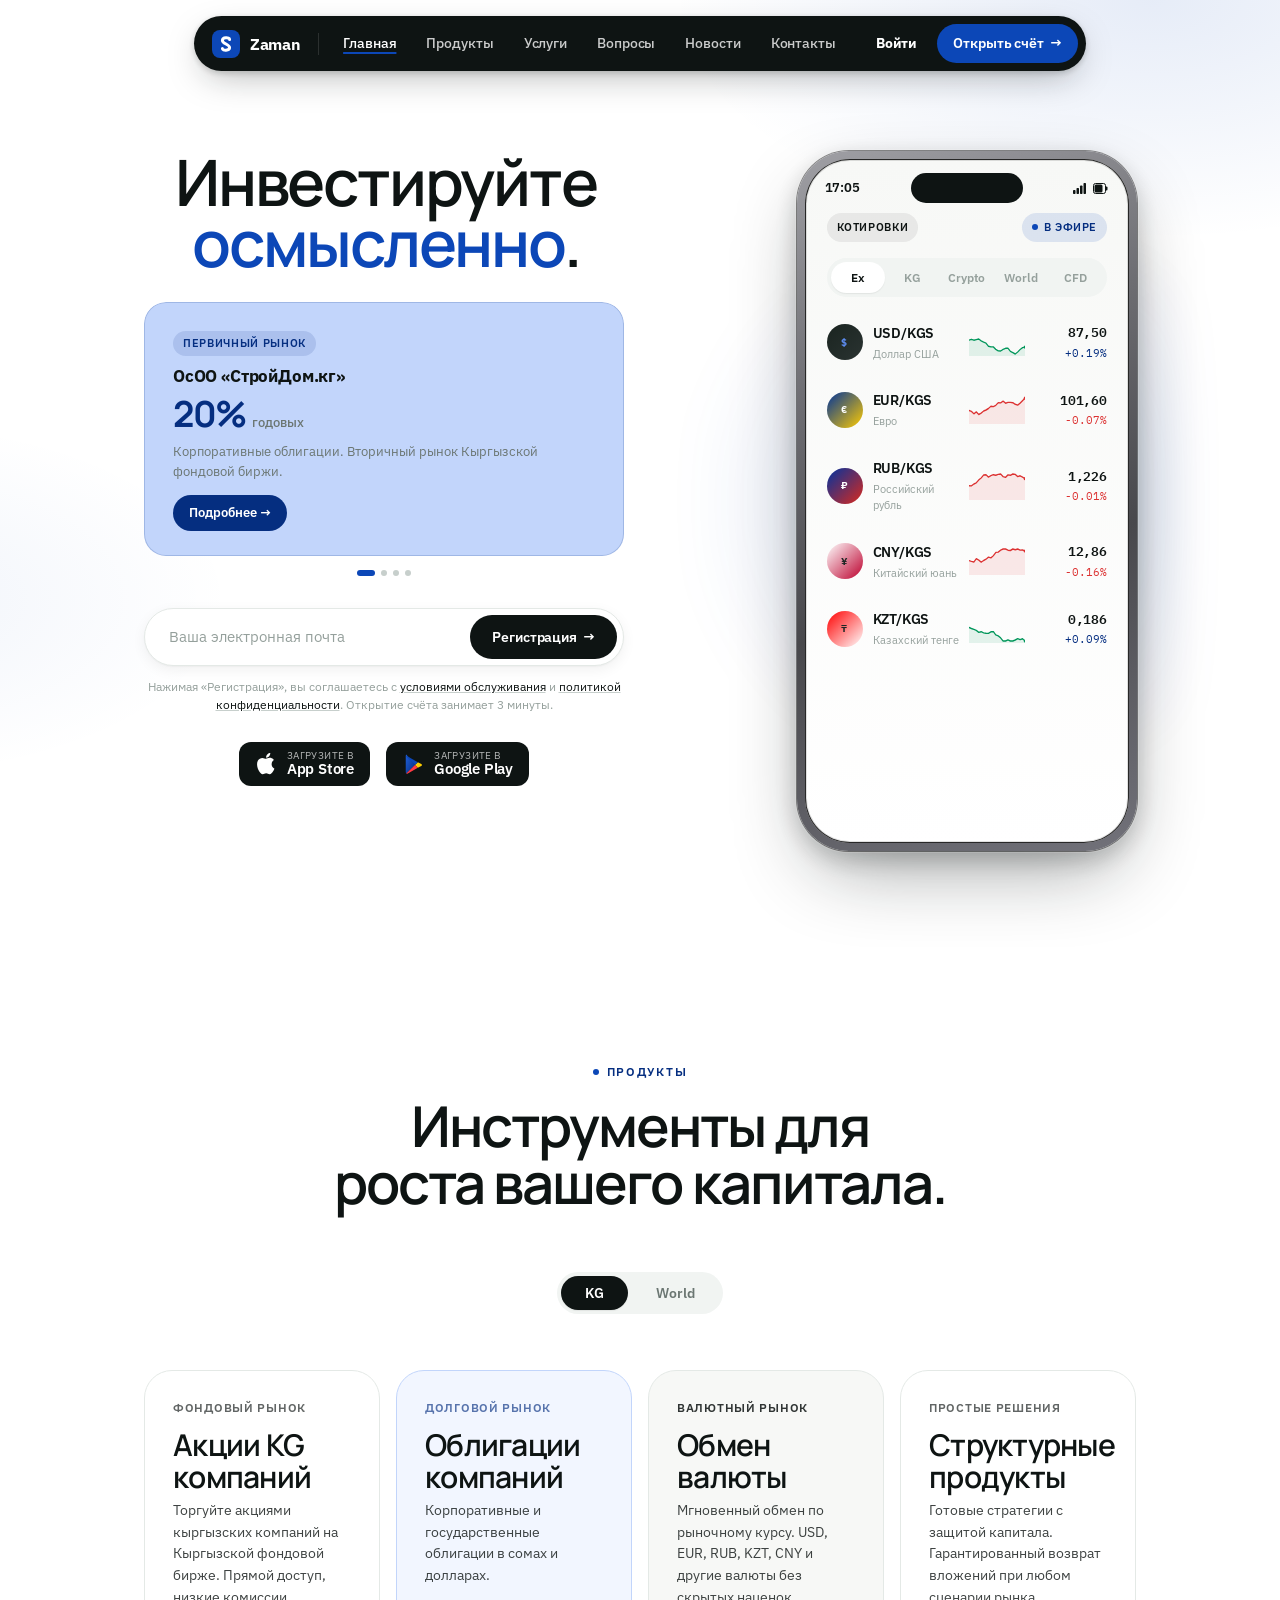
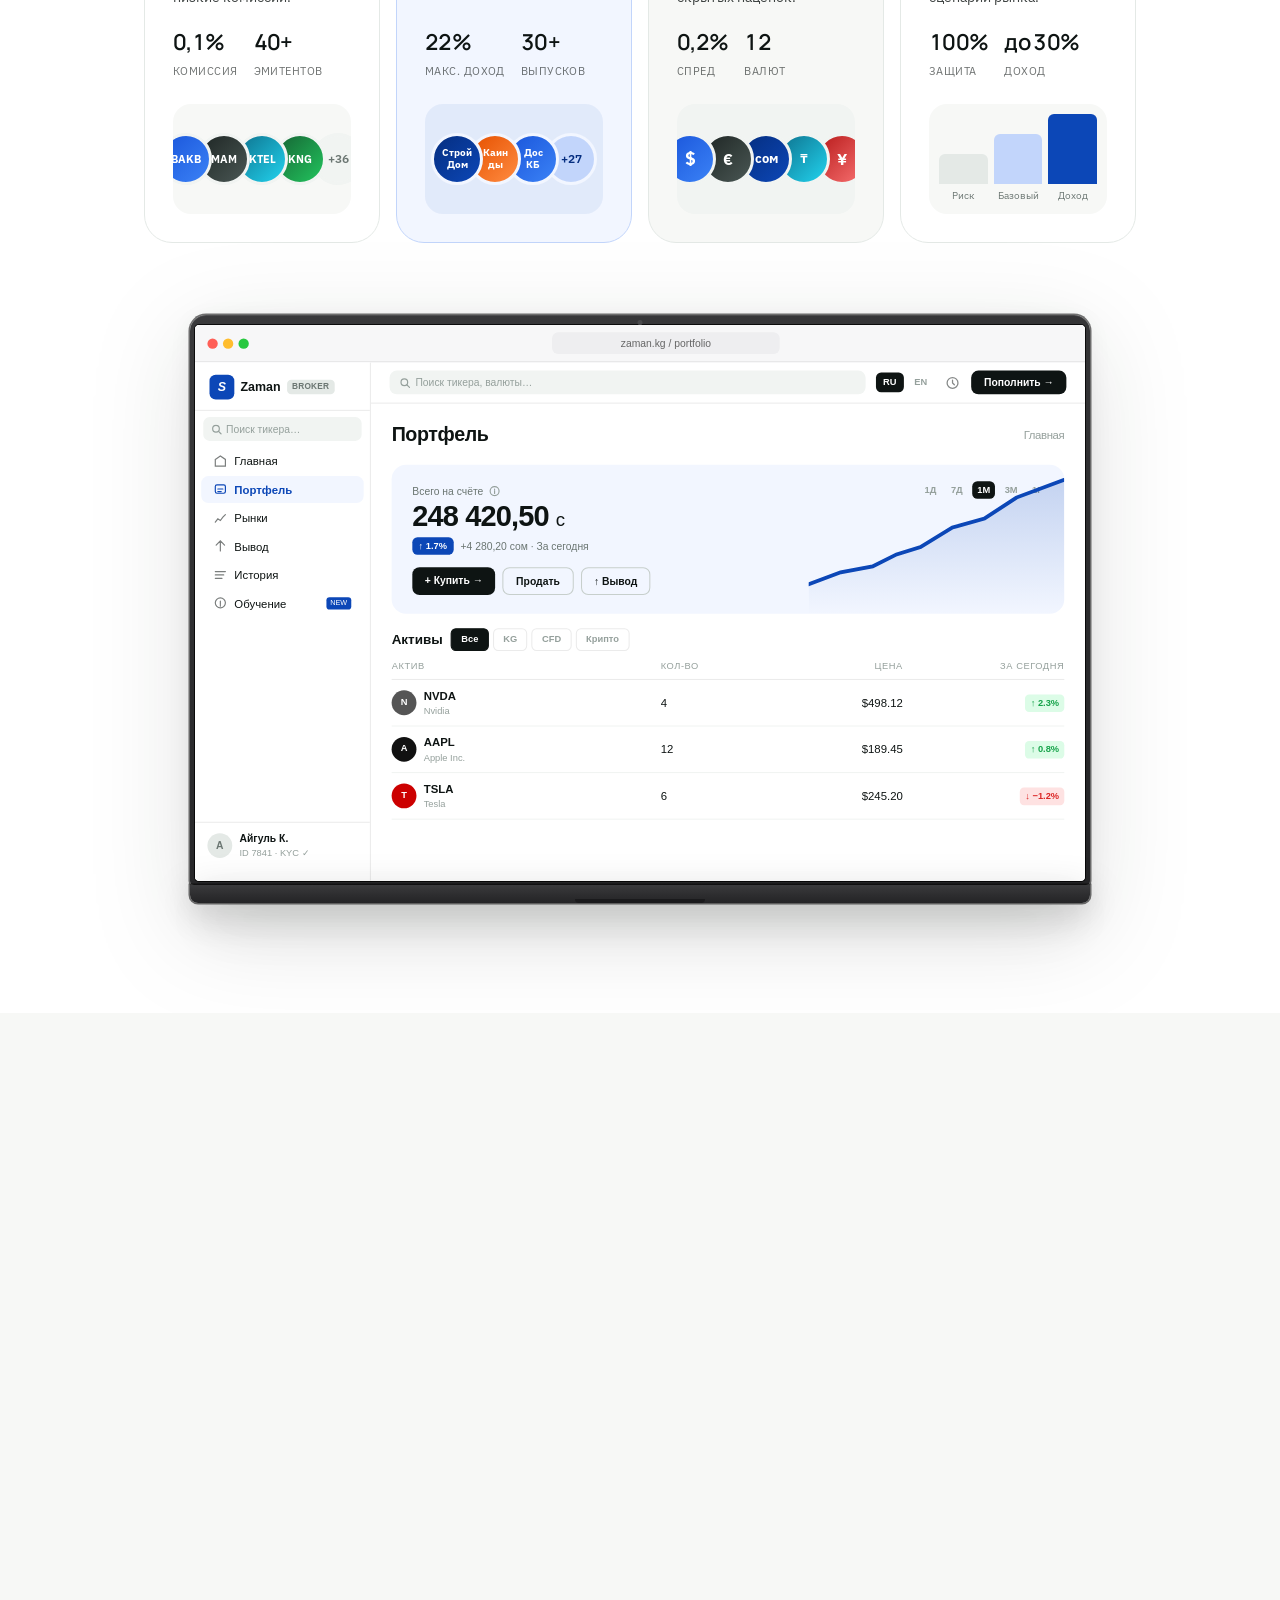
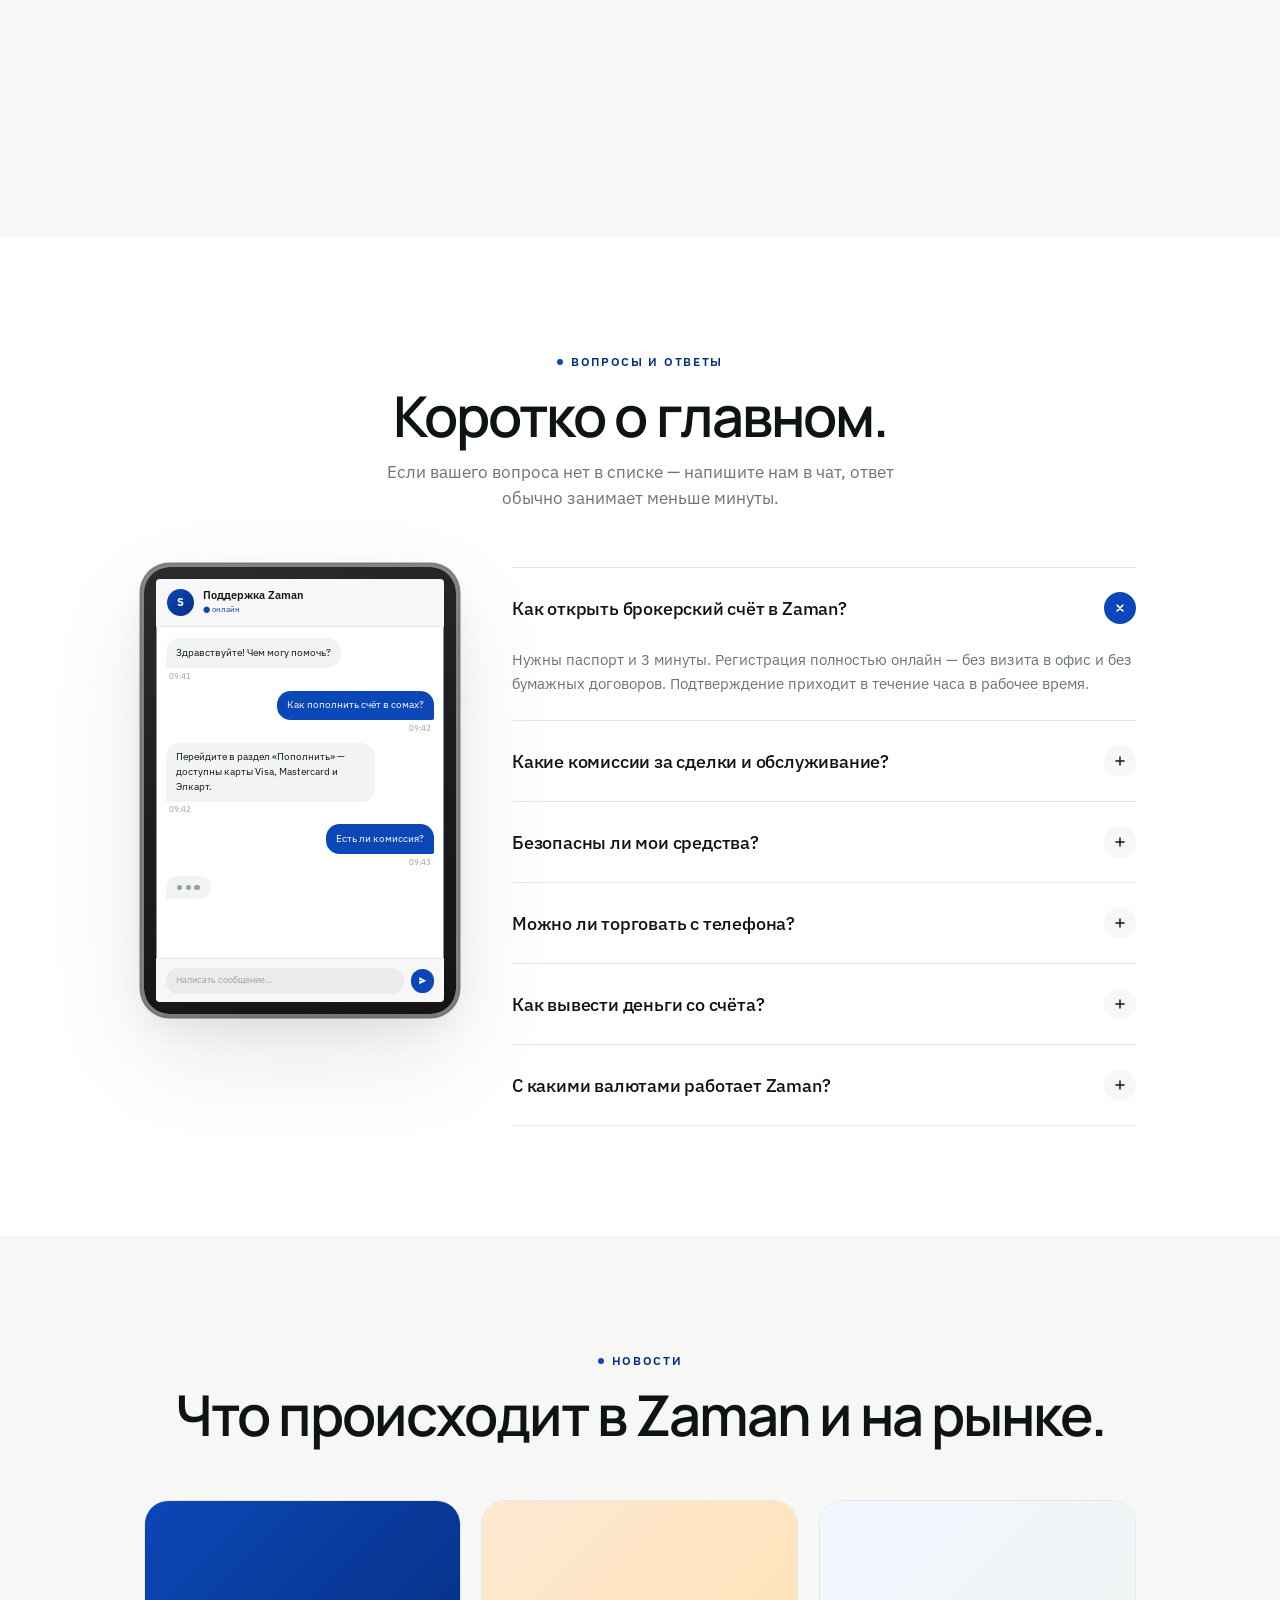
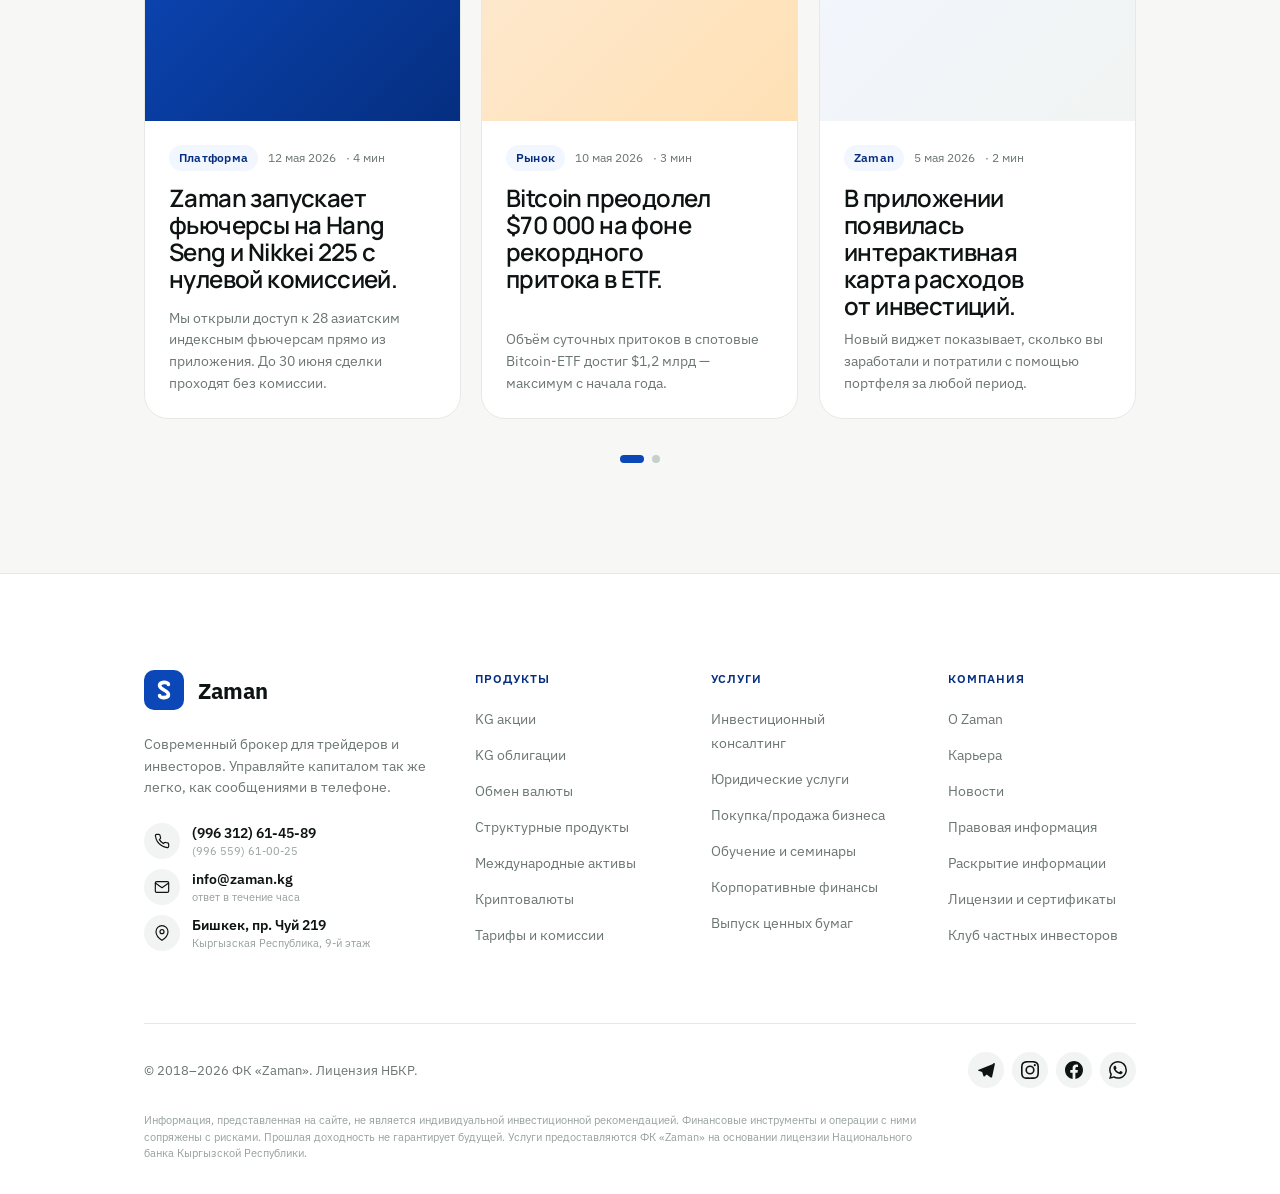
<file: index.html>
<!doctype html>
<html lang="ru">
<head>
<meta charset="utf-8"/>
<meta name="viewport" content="width=device-width, initial-scale=1"/>
<title>Zaman — брокерская платформа</title>
<link rel="preconnect" href="https://fonts.googleapis.com"/>
<link rel="preconnect" href="https://fonts.gstatic.com" crossorigin/>
<link href="https://fonts.googleapis.com/css2?family=Manrope:wght@400;500;600;700;800&family=IBM+Plex+Sans:wght@400;500;600;700&family=IBM+Plex+Mono:wght@400;500&display=swap" rel="stylesheet"/>
<style>
/* ============================================================
   Zaman — Design Tokens (colors_and_type.css inlined)
   ============================================================ */
:root {
  --senti-green:        #0C47B7;
  --senti-green-bright: #1F5FD8;
  --senti-green-deep:   #052E80;
  --senti-green-soft:   #C2D5FB;
  --senti-green-wash:   #F2F6FF;
  --senti-lime:         #5C8BEE;

  --ink-1000: #0E1413;
  --ink-900:  #161D1B;
  --ink-800:  #1F2725;
  --ink-700:  #2A3331;
  --ink-500:  #6B7672;
  --ink-400:  #95A09C;
  --ink-300:  #C7CFCC;
  --ink-200:  #E4E9E6;
  --ink-100:  #F1F4F2;
  --ink-50:   #F7F8F6;
  --paper:    #FFFFFF;

  --fg-1: var(--ink-1000);
  --fg-2: var(--ink-500);
  --fg-3: var(--ink-400);
  --fg-inverse: var(--paper);

  --bg-1: var(--paper);
  --bg-2: var(--ink-50);
  --bg-3: var(--ink-100);
  --bg-dark: var(--ink-1000);

  --border: var(--ink-200);
  --border-strong: var(--ink-300);
  --border-dark: var(--ink-700);

  --accent: var(--senti-green);
  --accent-fg: var(--paper);
  --accent-tint: var(--senti-green-soft);

  --success: #16A34A;
  --warning: #E69500;
  --danger:  #DC3232;
  --info:    #2563EB;

  --font-display: 'Manrope', 'Helvetica Neue', system-ui, -apple-system, sans-serif;
  --font-body:    'IBM Plex Sans', system-ui, -apple-system, sans-serif;
  --font-mono:    'IBM Plex Mono', 'SFMono-Regular', Menlo, monospace;

  --fs-display-2xl: clamp(64px, 8vw, 128px);
  --fs-display-xl:  clamp(48px, 6vw,  96px);
  --fs-display-lg:  clamp(40px, 4.4vw, 72px);
  --fs-display-md:  clamp(32px, 3.4vw, 56px);
  --fs-h1: 40px;
  --fs-h2: 32px;
  --fs-h3: 24px;
  --fs-h4: 20px;
  --fs-body-lg: 18px;
  --fs-body:    16px;
  --fs-body-sm: 14px;
  --fs-caption: 12px;
  --fs-eyebrow: 13px;

  --lh-display: 0.95;
  --lh-heading: 1.1;
  --lh-body:    1.5;
  --lh-tight:   1.2;

  --tracking-display: -0.035em;
  --tracking-heading: -0.02em;
  --tracking-body:    -0.005em;
  --tracking-eyebrow: 0.08em;

  --radius-sm: 8px;
  --radius-md: 14px;
  --radius-lg: 22px;
  --radius-xl: 32px;
  --radius-2xl: 44px;
  --radius-pill: 999px;

  --shadow-1: 0 1px 2px rgba(14,20,19,0.04), 0 1px 1px rgba(14,20,19,0.03);
  --shadow-2: 0 4px 14px rgba(14,20,19,0.06), 0 1px 2px rgba(14,20,19,0.04);
  --shadow-3: 0 18px 40px -12px rgba(14,20,19,0.12), 0 4px 10px rgba(14,20,19,0.04);
  --shadow-press: inset 0 1px 0 rgba(255,255,255,0.18);

  --sp-1: 4px;  --sp-2: 8px;  --sp-3: 12px; --sp-4: 16px;
  --sp-5: 20px; --sp-6: 24px; --sp-8: 32px; --sp-10: 40px;
  --sp-12: 48px; --sp-16: 64px; --sp-20: 80px; --sp-24: 96px;

  --ease-out: cubic-bezier(0.22, 1, 0.36, 1);
  --ease-in-out: cubic-bezier(0.65, 0, 0.35, 1);
  --dur-fast: 140ms;
  --dur-base: 220ms;
  --dur-slow: 420ms;
}

/* ============ base ============ */
*, *::before, *::after { box-sizing: border-box; }
html, body { margin: 0; padding: 0; color: var(--fg-1); }
body {
  background:
    radial-gradient(800px 400px at 90% 0%, rgba(12,71,183,0.10), transparent 60%),
    radial-gradient(600px 300px at -10% 10%, rgba(12,71,183,0.06), transparent 60%),
    var(--paper);
  background-attachment: local;
}
html { overflow-x: clip; }
body { font-family: var(--font-body); font-size: 16px; line-height: var(--lh-body); -webkit-font-smoothing: antialiased; text-rendering: optimizeLegibility; }
a { color: inherit; text-decoration: none; }
button { font-family: inherit; }
::selection { background: var(--senti-green-soft); color: var(--ink-1000); }

.wrap { max-width: 1280px; margin: 0 auto; padding: 0 144px; }
@media (max-width: 1200px) { .wrap { padding: 0 96px; } }
@media (max-width: 980px)  { .wrap { padding: 0 32px; } }
@media (max-width: 760px)  { .wrap { padding: 0 20px; } }

.eyebrow {
  font-size: 12px; line-height: 1; letter-spacing: 0.14em; text-transform: uppercase;
  font-weight: 600; color: var(--senti-green-deep);
  display: inline-flex; align-items: center; gap: 8px;
}
.eyebrow::before {
  content: ''; width: 6px; height: 6px; border-radius: 999px; background: var(--senti-green);
}

.pill {
  display: inline-flex; align-items: center; gap: 8px;
  height: 48px; padding: 0 22px; border-radius: 999px;
  font-weight: 600; font-size: 15px; letter-spacing: -0.2px;
  border: none; cursor: pointer;
  transition: transform 80ms var(--ease-out), background-color 140ms var(--ease-out), box-shadow 140ms var(--ease-out), color 140ms var(--ease-out);
}
.pill .arr { font-weight: 500; opacity: 0.95; transition: transform 220ms var(--ease-out); }
.pill:hover .arr { transform: translateX(2px); }
.pill:active { transform: scale(0.98); }
.pill.primary { background: var(--senti-green); color: white; }
.pill.primary:hover { background: var(--senti-green-bright); box-shadow: var(--shadow-2); }
.pill.dark { background: var(--ink-1000); color: white; }
.pill.dark:hover { background: var(--ink-800); box-shadow: var(--shadow-2); }
.pill.outline { background: transparent; color: var(--ink-1000); border: 1.5px solid var(--ink-1000); }
.pill.outline:hover { background: var(--ink-1000); color: white; }
.pill.soft { background: var(--ink-100); color: var(--ink-1000); }
.pill.soft:hover { background: var(--ink-200); }
.pill.lg { height: 56px; padding: 0 28px; font-size: 16px; }

/* ============ Dynamic Island nav ============ */
.island-wrap { position: sticky; top: 16px; z-index: 50; display: flex; justify-content: center; padding: 0 16px; max-width: 100vw; box-sizing: border-box; }
.island {
  position: relative;
  background: var(--ink-1000); color: white;
  border-radius: 999px;
  display: flex; align-items: center; gap: 6px;
  padding: 8px 8px 8px 18px;
  box-shadow: 0 12px 36px -10px rgba(14,20,19,0.35), 0 2px 6px rgba(14,20,19,0.18);
  transition: width 420ms var(--ease-out), padding 320ms var(--ease-out), border-radius 320ms var(--ease-out);
  overflow: hidden;
}
.island-logo { display: flex; align-items: center; gap: 10px; padding-right: 8px; flex: 0 0 auto; }
.island-logo .glyph {
  width: 28px; height: 28px; border-radius: 8px; background: var(--senti-green);
  display: grid; place-items: center; flex: 0 0 auto;
}
.island-logo .glyph svg { width: 18px; height: 18px; }
.island-logo .name { font-weight: 700; font-size: 16px; letter-spacing: -0.4px; }
.island-sep { width: 1px; height: 22px; background: rgba(255,255,255,0.12); margin: 0 4px; flex: 0 0 auto; }
.island-nav { display: flex; gap: 2px; align-items: center; }
.island-nav a {
  position: relative;
  padding: 9px 14px; border-radius: 999px;
  font-size: 14px; font-weight: 500; color: rgba(255,255,255,0.78); letter-spacing: -0.1px;
  transition: color 140ms var(--ease-out), background-color 140ms var(--ease-out);
  white-space: nowrap;
}
.island-nav a:hover { color: white; background: rgba(255,255,255,0.08); }
.island-nav a.active { color: white; background: transparent; text-decoration: underline; text-decoration-color: var(--senti-green); text-underline-offset: 4px; text-decoration-thickness: 2px; }
.island-cta {
  margin-left: 6px; display: flex; gap: 6px; align-items: center;
}
.island-cta .ghost {
  color: #fff; padding: 9px 14px; border-radius: 999px;
  font-size: 14px; font-weight: 700; letter-spacing: -0.01em;
  transition: color 140ms var(--ease-out), background-color 140ms var(--ease-out);
}
.island-cta .ghost:hover { color: white; background: rgba(255,255,255,0.08); }
.island-cta .signup {
  background: var(--senti-green); color: white;
  padding: 9px 16px; border-radius: 999px; font-weight: 600; font-size: 14px;
  display: inline-flex; align-items: center; gap: 6px; letter-spacing: -0.1px;
  transition: background-color 140ms var(--ease-out);
}
.island-cta .signup:hover { background: var(--senti-green-bright); }

/* morphing ticker that appears in the island when scrolled past hero */
.island-ticker {
  display: none; align-items: center; gap: 12px; padding: 0 10px 0 6px;
  color: rgba(255,255,255,0.92); font-family: var(--font-mono); font-size: 13px;
  font-feature-settings: 'tnum' 1;
}
.island-ticker .tk { display: inline-flex; align-items: center; gap: 6px; }
.island-ticker .sym { color: rgba(255,255,255,0.6); }
.island-ticker .up { color: var(--senti-green-bright); }
.island-ticker .dn { color: #ff7676; }

/* compact (scrolled) state */
.island.compact .island-nav,
.island.compact .island-sep,
.island.compact .island-cta .ghost { display: none; }
.island.compact .island-ticker { display: none !important; }
.island.compact { padding: 8px 8px 8px 18px; }
.island.compact .island-burger { display: inline-flex; }

/* Hamburger button — hidden by default, shown on compact/mobile */
.island-burger {
  display: none; align-items: center; justify-content: center;
  width: 36px; height: 36px; border-radius: 999px;
  background: rgba(255,255,255,0.10); border: none; cursor: pointer;
  color: white; flex: 0 0 auto; margin-right: 4px;
  transition: background-color 140ms var(--ease-out);
}
.island-burger:hover { background: rgba(255,255,255,0.18); }

@media (max-width: 980px) {
  .island-nav { display: none; }
  .island-sep { display: none; }
  .island-cta .ghost { display: none; }
  .island-ticker { display: none !important; }
  .island-burger { display: inline-flex; }
}

/* Mobile nav dropdown */
.island-mobile-menu {
  display: none; position: fixed; top: 72px;
  left: 50%; transform: translateX(-50%);
  width: auto;
  background: var(--ink-1000); border-radius: 22px;
  padding: 12px; z-index: 49;
  box-shadow: 0 18px 48px -12px rgba(14,20,19,0.5);
  flex-direction: column; gap: 2px;
}
.island-mobile-menu.open { display: flex; }
.island-mobile-menu a {
  padding: 13px 16px; border-radius: 14px;
  font-size: 16px; font-weight: 500; color: rgba(255,255,255,0.82);
  text-align: center;
  transition: background-color 140ms var(--ease-out), color 140ms;
}
.island-mobile-menu a:hover,
.island-mobile-menu a.active { background: rgba(255,255,255,0.08); color: white; }
.menu-socials {
  display: flex; justify-content: center; gap: 8px;
  padding: 8px 0 4px; border-top: 1px solid rgba(255,255,255,0.08); margin-top: 4px;
}
.menu-socials a {
  width: 36px; height: 36px; border-radius: 999px;
  background: rgba(255,255,255,0.08); color: rgba(255,255,255,0.7);
  display: grid; place-items: center; padding: 0;
  transition: background-color 140ms var(--ease-out), color 140ms;
}
.menu-socials a:hover { background: var(--senti-green); color: white; }

/* ============ HERO ============ */
.hero {
  position: relative;
  padding: 0 0 96px;
  background: transparent;
  overflow: hidden;
}
.hero-grid {
  display: grid; grid-template-columns: 1.05fr 1fr; gap: 48px; align-items: start;
  margin-top: 24px;
  padding-top: 72px;
}
/* grid children must have min-width:0 to prevent content overflow */
.hero-grid > * { min-width: 0; }
@media (max-width: 980px) {
  .hero-grid { grid-template-columns: 1fr; gap: 40px; }
  .phone-stage { justify-content: flex-start; }
}
.hero h1 {
  font-family: var(--font-display);
  font-size: clamp(36px, 5vw, 64px);
  line-height: 0.96;
  letter-spacing: -0.035em;
  font-weight: 600;
  margin: 0 0 24px;
  text-align: center;
  text-wrap: none;
}
.hero h1 .accent { color: var(--senti-green); }

.signup-row {
  display: flex; gap: 8px; align-items: stretch; max-width: 480px;
  background: white; border: 1px solid var(--border); border-radius: 999px;
  padding: 6px 6px 6px 22px;
  box-shadow: var(--shadow-2);
}
.signup-row input {
  flex: 1; border: none; outline: none; font-size: 15px;
  font-family: inherit; color: var(--ink-1000); background: transparent;
  min-width: 0;
}
.signup-row input::placeholder { color: var(--fg-3); }
.signup-row button {
  border: none; cursor: pointer;
  background: var(--ink-1000); color: white;
  padding: 0 22px; border-radius: 999px; height: 44px;
  font-weight: 600; font-size: 14px; letter-spacing: -0.1px;
  display: inline-flex; align-items: center; gap: 6px;
  transition: background-color 140ms var(--ease-out);
}
.signup-row button:hover { background: var(--senti-green); }
.signup-hint {
  margin: 12px 0 28px; font-size: 12px; color: var(--fg-3); max-width: 480px; line-height: 1.5;
}
.signup-hint a { color: var(--ink-1000); text-decoration: underline; text-decoration-color: var(--ink-300); }

.store-row {
  display: flex; flex-wrap: nowrap; gap: 16px; align-items: center; justify-content: center;
  max-width: 480px;
}
.store {
  display: inline-flex; align-items: center; justify-content: center; gap: 8px;
  background: var(--ink-1000); color: white;
  height: 44px; padding: 0 16px; border-radius: 12px; flex: 0 0 auto;
  transition: transform 80ms var(--ease-out), background-color 140ms var(--ease-out);
}
.store:hover { background: var(--ink-800); }
.store:active { transform: scale(0.98); }
.store .icon { display: grid; place-items: center; width: 24px; }
.store .lbl { display: flex; flex-direction: column; line-height: 1.1; }
.store .lbl small { font-size: 10px; opacity: 0.7; letter-spacing: 0.04em; text-transform: uppercase; }
.store .lbl strong { font-size: 15px; font-weight: 600; letter-spacing: -0.2px; }
.store.pwa { background: white; color: var(--ink-1000); border: 1.5px solid var(--ink-1000); }
.store.pwa:hover { background: var(--ink-1000); color: white; }
.store.pwa-sq { border-radius: var(--radius-md); padding: 0; width: 52px; height: 52px; flex: 0 0 52px; justify-content: center; }
.store.pwa-sq .icon { margin: 0; }

/* ---- Promo Carousel ---- */
.promo-carousel {
  position: relative; overflow: hidden;
  margin: 28px 0 32px; border-radius: var(--radius-lg);
  max-width: 480px;
}
.promo-track {
  display: flex; transition: transform 500ms var(--ease-out); will-change: transform;
}
.promo-card {
  flex: 0 0 100%; background: var(--card-bg, var(--senti-green-wash));
  border-radius: var(--radius-lg); padding: 28px 28px 24px;
  border: 1.5px solid color-mix(in srgb, var(--card-accent, var(--senti-green)) 18%, transparent);
  display: flex; flex-direction: column; gap: 10px; min-height: 180px;
}
.promo-badge {
  display: inline-flex; align-items: center;
  background: rgba(12,71,183,0.12); color: var(--card-accent, var(--senti-green));
  font-size: 11px; font-weight: 600; letter-spacing: 0.06em; text-transform: uppercase;
  padding: 4px 10px; border-radius: var(--radius-pill); width: fit-content;
}
.promo-company {
  font-size: 17px; font-weight: 700; color: var(--fg-1); letter-spacing: -0.01em; line-height: 1.2;
}
.promo-yield {
  display: flex; align-items: baseline; gap: 6px;
}
.promo-yield-num {
  font-family: var(--font-display); font-size: 36px; font-weight: 700; letter-spacing: -0.04em;
  color: var(--card-accent, var(--senti-green)); line-height: 1;
}
.promo-yield-label {
  font-size: 13px; color: var(--fg-2); font-weight: 500;
}
.promo-desc {
  font-size: 13px; color: var(--fg-2); line-height: 1.5; flex: 1;
}
.promo-cta {
  display: inline-flex; align-items: center; align-self: flex-start;
  background: var(--card-accent, var(--senti-green)); color: #fff;
  font-size: 13px; font-weight: 600; padding: 8px 16px;
  border-radius: var(--radius-pill); text-decoration: none; margin-top: 4px;
  transition: opacity 150ms;
}
.promo-cta:hover { opacity: 0.85; }
.promo-dots {
  display: flex; justify-content: center; gap: 6px; margin-top: 14px;
}
.promo-dot {
  width: 6px; height: 6px; border-radius: 3px; background: var(--ink-300);
  cursor: pointer; transition: width 300ms var(--ease-out), background 200ms;
}
.promo-dot.active { width: 18px; background: var(--senti-green); }

.trust-row {
  display: flex; flex-wrap: wrap; gap: 28px 36px; margin-top: 48px;
  padding-top: 28px; border-top: 1px solid var(--border);
}
.trust { display: flex; flex-direction: column; gap: 4px; }
.trust .num {
  font-family: var(--font-display); font-size: 26px; font-weight: 600; letter-spacing: -0.03em;
  color: var(--ink-1000); font-feature-settings: 'tnum' 1;
}
.trust .lab { font-size: 12px; color: var(--fg-2); }

/* ============ Phone mock ============ */
.phone-stage {
  position: relative; display: flex; justify-content: flex-end; align-items: center;
  min-height: 660px;
}
.phone-stage::before {
  content: ''; position: absolute; inset: 10% -10% -10% 5%;
  background: radial-gradient(circle at 60% 40%, rgba(12,71,183,0.18), transparent 60%);
  z-index: 0; filter: blur(20px);
}
.phone {
  position: relative; z-index: 1;
  width: 340px; height: 700px;
  background: linear-gradient(160deg, #A0A0A5 0%, #6E6E73 30%, #48484C 60%, #72727A 100%);
  border-radius: 52px;
  padding: 8px;
  box-shadow:
    0 0 0 1px rgba(0,0,0,0.45),
    0 0 0 2px rgba(255,255,255,0.14),
    0 30px 80px -20px rgba(14,20,19,0.45),
    0 8px 24px rgba(14,20,19,0.20);
}
.phone-screen {
  width: 100%; height: 100%;
  background: linear-gradient(180deg, #F7F8F6 0%, #FFFFFF 100%);
  border-radius: 45px;
  overflow: hidden; position: relative;
  color: var(--ink-1000);
  box-shadow: inset 0 0 0 1px rgba(0,0,0,0.82), inset 0 0 0 2px rgba(0,0,0,0.12);
}
.phone-status {
  display: grid;
  grid-template-columns: 1fr auto 1fr;
  align-items: center;
  padding: 14px 20px 0;
  font-size: 13px; font-weight: 600; color: var(--ink-1000); letter-spacing: -0.1px;
  position: relative; z-index: 2;
}
.phone-status .st-time { justify-self: start; }
.phone-status .st-island { justify-self: center; }
.phone-status .st-icons { justify-self: end; display: inline-flex; align-items: center; gap: 5px; }
.phone-island-inner {
  display: inline-block;
  background: var(--ink-1000);
  height: 30px; width: 112px; border-radius: 999px;
  vertical-align: middle;
  position: relative; top: 0;
}
.phone-header {
  padding: 10px 22px 10px; display: flex; justify-content: space-between; align-items: center;
}
.phone-header .balance-eyebrow { font-size: 13px; color: var(--ink-1000); letter-spacing: 0.04em; text-transform: uppercase; font-weight: 700; }
.phone-header .balance {
  font-family: var(--font-mono); font-feature-settings: 'tnum' 1;
  font-size: 26px; font-weight: 500; letter-spacing: -0.03em; margin-top: 4px;
}
.phone-header .balance .dec { opacity: 0.5; font-size: 18px; }
.phone-header .live-pill {
  display: inline-flex; align-items: center; gap: 6px;
  background: rgba(12,71,183,0.12); color: var(--senti-green-deep);
  padding: 6px 10px; border-radius: 999px; font-size: 11px; font-weight: 600; letter-spacing: 0.04em;
}
.phone-header .live-pill .dot {
  width: 6px; height: 6px; border-radius: 999px; background: var(--senti-green);
  animation: pulse 1.6s infinite;
}
.phone-header .live-pill-label {
  background: rgba(14,20,19,0.07); color: var(--ink-1000); letter-spacing: 0.06em;
}
@keyframes pulse {
  0%, 100% { opacity: 1; transform: scale(1); }
  50% { opacity: 0.4; transform: scale(0.8); }
}

.phone-tabs {
  display: flex; gap: 0; margin: 6px 22px 14px;
  padding: 4px; border-radius: 999px; background: var(--ink-100);
  justify-content: space-around;
}
.phone-tabs button {
  flex: 1; border: none; background: transparent; cursor: pointer;
  color: var(--ink-400); font-size: 12px; font-weight: 600; letter-spacing: -0.1px;
  padding: 8px 0; border-radius: 999px;
  transition: all 220ms var(--ease-out);
}
.phone-tabs button.on { background: white; color: var(--ink-1000); box-shadow: var(--shadow-1); }

.crypto-list { padding: 0 22px 14px; display: flex; flex-direction: column; gap: 4px; }
.crypto-row {
  display: grid; grid-template-columns: 36px 1fr 56px minmax(72px, max-content); gap: 10px;
  align-items: center; padding: 12px 0;
  border-radius: 18px;
  transition: background-color 140ms var(--ease-out);
}
.crypto-row:hover { background: var(--ink-50); }
.crypto-row .ic {
  width: 36px; height: 36px; border-radius: 999px;
  display: grid; place-items: center;
  font-size: 16px; font-weight: 700; color: white;
}
.crypto-row .meta .sym { font-size: 14px; font-weight: 600; letter-spacing: -0.2px; color: var(--ink-1000); }
.crypto-row .meta .name { font-size: 11px; color: var(--ink-400); margin-top: 2px; }
.crypto-row svg.spark { width: 100%; height: 28px; }
.crypto-row .price {
  text-align: right; font-family: var(--font-mono); font-feature-settings: 'tnum' 1;
}
.crypto-row .price .v { font-size: 13px; font-weight: 600; letter-spacing: -0.02em; color: var(--ink-1000); }
.crypto-row .price .ch { font-size: 11px; margin-top: 2px; }
.ch.up { color: var(--senti-green-deep); }
.ch.dn { color: #DC3232; }
.ic.btc  { background: linear-gradient(135deg, #F7931A, #FFB347); }
.ic.eth  { background: linear-gradient(135deg, #627EEA, #8FA1F5); }
.ic.sol  { background: linear-gradient(135deg, #9945FF, #14F195); }
.ic.ton  { background: linear-gradient(135deg, #0098EA, #5BC4F1); }
.ic.usdt { background: linear-gradient(135deg, #26A17B, #50C896); }
.ic.bnb  { background: linear-gradient(135deg, #F3BA2F, #FFD966); color: #1F2725; }
.ic.xrp  { background: linear-gradient(135deg, #1F2725, #4A5754); }
.ic.aapl { background: #0E1413; }
.ic.tsla { background: linear-gradient(135deg, #E31937, #B30E2A); }
.ic.nvda { background: linear-gradient(135deg, #76B900, #4E7C00); }
.ic.msft { background: linear-gradient(135deg, #0078D4, #00BCF2); }
.ic.googl{ background: linear-gradient(135deg, #4285F4, #34A853); }
.ic.amzn { background: linear-gradient(135deg, #FF9900, #E47911); color: #1F2725; }
.ic.meta { background: linear-gradient(135deg, #1877F2, #4267B2); }
.ic.gold { background: linear-gradient(135deg, #FFD700, #B8860B); color: #1F2725; }
.ic.brent{ background: linear-gradient(135deg, #1F2725, #3D4A47); }
.ic.wti  { background: linear-gradient(135deg, #2A3331, #6B7672); }
.ic.slv  { background: linear-gradient(135deg, #C0C0C0, #808080); color: #1F2725; }
.ic.ngas { background: linear-gradient(135deg, #4FB3E8, #1E6FA8); }
.ic.cpr  { background: linear-gradient(135deg, #B87333, #8B4513); }
.ic.plt  { background: linear-gradient(135deg, #E5E4E2, #A8A9AD); color: #1F2725; }
.ic.kg-b  { background: linear-gradient(135deg, #1A56DB, #3B82F6); }
.ic.kg-k  { background: linear-gradient(135deg, #E65100, #FF8C42); }
.ic.kg-t  { background: linear-gradient(135deg, #0E7490, #22D3EE); color: #fff; }
.ic.kg-m  { background: linear-gradient(135deg, #1F2725, #4A5754); }
.ic.kg-n  { background: linear-gradient(135deg, #166534, #22C55E); }
.ic.kg-mb { background: linear-gradient(135deg, #7C3AED, #A78BFA); }
.ic.kg-h  { background: linear-gradient(135deg, #92400E, #D97706); color: #fff; }
.ic.fx   { font-size: 10px; font-weight: 700; letter-spacing: 0.02em; }
.ic.fx-usd { background: linear-gradient(135deg, #1A2420, #2A3331); color: #5C8BEE; }
.ic.fx-eur { background: linear-gradient(135deg, #003399, #FFCC00); }
.ic.fx-gbp { background: linear-gradient(135deg, #012169, #C8102E); }
.ic.fx-jpy { background: linear-gradient(135deg, #FFFFFF, #BC002D); color: #1F2725; }
.ic.fx-chf { background: linear-gradient(135deg, #DA291C, #FFFFFF); }
.ic.fx-aud { background: linear-gradient(135deg, #00008B, #E4002B); }
.ic.fx-cad { background: linear-gradient(135deg, #FF0000, #FFFFFF); color: #1F2725; }
.ic.fx-rub { background: linear-gradient(135deg, #0033A0, #DA291C); }

.phone-fab {
  position: absolute; left: 14px; right: 14px; bottom: 14px;
  background: var(--ink-1000); color: white;
  border-radius: 999px; padding: 14px 18px;
  display: flex; justify-content: space-between; align-items: center;
  font-size: 14px; font-weight: 600; letter-spacing: -0.2px;
  box-shadow: 0 12px 28px -8px rgba(14,20,19,0.3);
}
.phone-fab .right { display: inline-flex; align-items: center; gap: 8px; opacity: 0.92; }
.phone-fab .right .price { font-family: var(--font-mono); font-feature-settings: 'tnum' 1; }

/* ============ Scroll animations ============ */
[data-anim] {
  opacity: 0;
  transition: opacity 0.65s var(--ease-out), transform 0.65s var(--ease-out);
  will-change: transform, opacity;
}
[data-anim="up"]         { transform: translateY(48px); }
[data-anim="left"]       { transform: translateX(72px); }
[data-anim="right"]      { transform: translateX(-72px); }
[data-anim].anim-in {
  opacity: 1 !important;
  transform: none !important;
}
/* stagger for siblings */
[data-anim][data-delay="1"] { transition-delay: 0.08s; }
[data-anim][data-delay="2"] { transition-delay: 0.16s; }
[data-anim][data-delay="3"] { transition-delay: 0.24s; }
[data-anim][data-delay="4"] { transition-delay: 0.32s; }
[data-anim][data-delay="5"] { transition-delay: 0.40s; }
[data-anim][data-delay="6"] { transition-delay: 0.48s; }
[data-anim][data-delay="7"] { transition-delay: 0.56s; }

/* ============ generic section ============ */
section.section { padding: 110px 0; position: relative; }
.section-bg-tint { background: var(--ink-50); }
.section-head { display: flex; justify-content: space-between; align-items: flex-end; gap: 32px; margin-bottom: 56px; flex-wrap: wrap; }
.section-head .left { max-width: 720px; }
.section-head h2 {
  font-family: var(--font-display); font-size: clamp(36px, 4.4vw, 64px);
  line-height: 1.02; letter-spacing: -0.035em; font-weight: 600;
  margin: 16px 0 0; text-wrap: balance;
}
.section-head p { font-size: 17px; color: var(--fg-2); margin: 16px 0 0; max-width: 520px; text-wrap: pretty; }
.section-head .right a {
  color: inherit; font-weight: 600; font-size: 14px; letter-spacing: -0.1px;
  display: inline-flex; align-items: center; gap: 6px;
  border-bottom: 1.5px solid currentColor; padding-bottom: 2px;
}

/* ============ Products ============ */
/* Products toolbar */
.products-toolbar {
  display: inline-flex; align-items: center; gap: 4px;
  background: var(--ink-100); border-radius: 999px; padding: 4px;
  margin-top: 28px;
}
.ptab {
  padding: 8px 24px; border-radius: 999px; border: none; cursor: pointer;
  font-size: 14px; font-weight: 600; color: var(--fg-2);
  background: transparent; transition: background-color 140ms var(--ease-out), color 140ms;
}
.ptab.on { background: var(--ink-1000); color: white; box-shadow: var(--shadow-1); }
.ptab:hover:not(.on) { color: var(--fg-1); }

.products-grid {
  display: grid; grid-template-columns: repeat(4, 1fr); gap: 16px;
}
@media (max-width: 1024px) { .products-grid { grid-template-columns: repeat(2, 1fr); } }
@media (max-width: 560px) { .products-grid { grid-template-columns: 1fr; } }
.product-card {
  position: relative;
  border-radius: 28px; padding: 28px; border: 1px solid var(--border);
  background: white; min-height: 360px;
  display: flex; flex-direction: column; justify-content: space-between;
  transition: transform 220ms var(--ease-out), box-shadow 220ms var(--ease-out), border-color 220ms var(--ease-out);
  overflow: hidden;
}
.product-card:hover { transform: translateY(-3px); box-shadow: var(--shadow-3); border-color: transparent; }
.product-card.dark { background: #F2F6FF; color: var(--ink-1000); border-color: #C2D5FB; }
.product-card.dark:hover { box-shadow: 0 24px 60px -16px rgba(12,71,183,0.15); border-color: var(--senti-green-soft); }
.product-card.green { background: var(--ink-50); color: var(--ink-1000); border-color: var(--border); }
.product-card .pcat { font-size: 12px; font-weight: 600; letter-spacing: 0.06em; text-transform: uppercase; opacity: 0.65; }
.product-card h3 {
  font-family: var(--font-display); font-size: 30px; line-height: 1.05; letter-spacing: -0.025em;
  font-weight: 600; margin: 12px 0 8px;
}
.product-card p { font-size: 14px; line-height: 1.55; opacity: 0.8; margin: 0; }
.product-card .stats { display: flex; gap: 16px; margin-top: 18px; }
.product-card .stat .v { font-family: var(--font-display); font-weight: 600; font-size: 22px; letter-spacing: -0.03em; font-feature-settings: 'tnum' 1; }
.product-card .stat .l { font-size: 11px; opacity: 0.6; letter-spacing: 0.04em; text-transform: uppercase; margin-top: 4px; }
.product-card .visual {
  margin-top: 24px; height: 110px;
  display: flex; align-items: center; justify-content: center;
  border-radius: 18px; background: var(--ink-50);
  position: relative; overflow: hidden;
}
.product-card.dark .visual { background: rgba(12,71,183,0.07); }
.product-card.green .visual { background: var(--ink-100); }

/* ============ Services ============ */
.services-grid {
  display: grid; grid-template-columns: repeat(4, 1fr); gap: 0;
}
@media (max-width: 1024px) { .services-grid { grid-template-columns: repeat(2, 1fr); } }
@media (max-width: 560px) { .services-grid { grid-template-columns: 1fr; } }
.service {
  padding: 40px 28px 36px; min-height: 280px;
  display: flex; flex-direction: column; align-items: center; text-align: center;
  position: relative; cursor: pointer;
  transition: transform 220ms var(--ease-out);
  color: var(--ink-1000); background: transparent; border: none;
}
.service:hover { transform: translateY(-4px); }
.service-icon {
  width: 96px; height: 96px; margin-bottom: 24px;
  display: flex; align-items: center; justify-content: center;
  filter: drop-shadow(0 8px 28px rgba(12,71,183,0.22)) drop-shadow(0 2px 6px rgba(0,0,0,0.08));
  transition: filter 220ms var(--ease-out), transform 220ms var(--ease-out);
}
.service-icon svg { width: 96px; height: 96px; }
.service:hover .service-icon {
  filter: drop-shadow(0 14px 36px rgba(12,71,183,0.32)) drop-shadow(0 4px 10px rgba(0,0,0,0.10));
  transform: scale(1.08);
}
.service-num { display: none; }
.service h3 {
  font-family: var(--font-display); font-size: 20px; line-height: 1.2; letter-spacing: -0.02em;
  font-weight: 600; margin: 0 0 10px;
}
.service p { font-size: 15px; line-height: 1.55; color: var(--fg-2); margin: 0; max-width: 220px; text-wrap: pretty; }
.service-arrow {
  display: none; width: 40px; height: 40px; border-radius: 999px;
  place-items: center; color: var(--ink-1000);
  background: var(--ink-100);
  transition: transform 220ms var(--ease-out), color 220ms var(--ease-out), background-color 220ms var(--ease-out);
  margin-top: 24px;
}

/* ============ FAQ ============ */
.faq-grid { display: grid; grid-template-columns: 1fr 2fr; gap: 56px; align-items: start; }
@media (max-width: 900px) {
  .faq-grid { grid-template-columns: 1fr; gap: 32px; }
  .faq-side { order: 2; position: static; max-width: 360px; margin: 0 auto; width: 100%; }
  .faq-list-wrap { order: 1; }
}
.faq-list { display: flex; flex-direction: column; gap: 0; border-top: 1px solid var(--border); }
.faq-item { border-bottom: 1px solid var(--border); }
.faq-q {
  display: flex; justify-content: space-between; align-items: center; gap: 20px;
  width: 100%; background: none; border: none; padding: 24px 0; text-align: left;
  cursor: pointer; font-family: inherit;
  font-size: 18px; font-weight: 500; letter-spacing: -0.2px; color: var(--ink-1000);
  transition: color 140ms var(--ease-out);
}
.faq-q:hover { color: var(--senti-green-deep); }
.faq-q .plus {
  width: 32px; height: 32px; border-radius: 999px; background: var(--ink-50);
  display: grid; place-items: center; flex: 0 0 auto;
  transition: transform 320ms var(--ease-out), background-color 220ms var(--ease-out);
}
.faq-item.open .faq-q .plus { transform: rotate(45deg); background: var(--senti-green); color: white; }
.faq-a {
  max-height: 0; overflow: hidden; transition: max-height 320ms var(--ease-out);
}
.faq-a-inner { padding: 0 0 24px; color: var(--fg-2); font-size: 15px; line-height: 1.6; max-width: 640px; text-wrap: pretty; }
.faq-item.open .faq-a { max-height: 240px; }
.faq-side { position: sticky; top: 96px; align-self: start; display: flex; justify-content: center; }

/* iPad illustration — portrait, scales with column via container queries */
.ipad-frame {
  width: 100%;
  aspect-ratio: 834 / 1194;   /* iPad Pro 11" portrait */
  container-type: inline-size;
  background: linear-gradient(160deg, #2C2C2E 0%, #1C1C1E 50%, #141416 100%);
  border-radius: 2cqw;
  padding: 0.9cqw;
  box-shadow: 0 0 0 0.2cqw rgba(255,255,255,0.06), 0 0 0 0.35cqw rgba(0,0,0,0.5),
              0 3cqw 8cqw rgba(0,0,0,0.10), 0 1cqw 3cqw rgba(0,0,0,0.07);
  display: flex; flex-direction: column;
}
.ipad-screen {
  flex: 1;
  background: #fff; border-radius: calc(2cqw - 0.9cqw); overflow: hidden;
  box-shadow: inset 0 0 0 0.2cqw rgba(0,0,0,0.75);
  display: flex; flex-direction: column;
  transform: translateZ(0); /* force GPU layer — fixes overflow:hidden + border-radius in WebKit */
  -webkit-mask-image: -webkit-radial-gradient(white, black); /* Safari clip fix */
}
/* Chat — all units in cqw so they scale with the frame width */
.chat-header {
  background: #F7F7F8; border-bottom: 0.15cqw solid #E4E4E6;
  padding: 3.5cqw 4cqw; display: flex; align-items: center; gap: 3cqw; flex-shrink: 0;
  border-radius: calc(2cqw - 0.9cqw) calc(2cqw - 0.9cqw) 0 0;
}
.chat-av {
  width: 9.4cqw; height: 9.4cqw; border-radius: 50%;
  background: linear-gradient(135deg, #0C47B7, #052E80);
  display: grid; place-items: center; color: #fff; font-size: 3.8cqw; font-weight: 700; flex-shrink: 0;
}
.chat-name { font-size: 3.8cqw; font-weight: 600; color: #0E1413; line-height: 1.2; }
.chat-sub  { font-size: 2.9cqw; color: #0C47B7; }
.chat-body { flex: 1; padding: 4cqw 3.5cqw; display: flex; flex-direction: column; gap: 3cqw; overflow: hidden; }
.chat-msg { display: flex; flex-direction: column; max-width: 78%; }
.chat-msg.them { align-self: flex-start; }
.chat-msg.me   { align-self: flex-end; align-items: flex-end; }
.chat-bubble {
  border-radius: 4.7cqw; padding: 2.6cqw 3.5cqw; font-size: 3.5cqw; line-height: 1.45; color: #0E1413;
}
.chat-msg.them .chat-bubble { background: #F1F4F2; border-bottom-left-radius: 0.6cqw; }
.chat-msg.me   .chat-bubble { background: #0C47B7; color: #fff; border-bottom-right-radius: 0.6cqw; }
.chat-time { font-size: 2.6cqw; color: #95A09C; margin-top: 0.9cqw; padding: 0 1.2cqw; }
.chat-typing {
  align-self: flex-start; background: #F1F4F2; border-radius: 4.7cqw 4.7cqw 4.7cqw 0.6cqw;
  padding: 3cqw 4cqw; display: flex; gap: 1.2cqw; align-items: center;
}
.chat-typing span {
  width: 1.8cqw; height: 1.8cqw; border-radius: 50%; background: #95A09C;
  animation: tdot 1.2s ease-in-out infinite;
}
.chat-typing span:nth-child(2) { animation-delay: 0.2s; }
.chat-typing span:nth-child(3) { animation-delay: 0.4s; }
@keyframes tdot { 0%,60%,100% { opacity: 0.3; transform: translateY(0); } 30% { opacity: 1; transform: translateY(-2px); } }
.chat-input-bar {
  background: #F7F7F8; border-top: 0.15cqw solid #E4E4E6;
  padding: 3cqw 3.5cqw; display: flex; align-items: center; gap: 2.4cqw; flex-shrink: 0;
  border-radius: 0 0 calc(2cqw - 0.9cqw) calc(2cqw - 0.9cqw);
}
.chat-input-field {
  flex: 1; background: #EBEBED; border-radius: 6cqw;
  padding: 2cqw 3.5cqw; font-size: 3.2cqw; color: #95A09C;
}
.chat-send {
  width: 8.2cqw; height: 8.2cqw; border-radius: 50%; background: #0C47B7;
  display: grid; place-items: center; flex-shrink: 0;
}

/* ============ News ============ */
.news-carousel-wrap { overflow: hidden; }
.news-track {
  display: flex; gap: 20px;
  transition: transform 0.55s var(--ease-out);
  will-change: transform;
}
.news-card {
  flex: 0 0 calc((100% - 40px) / 3);
  min-width: 0;
  border-radius: 24px; border: 1px solid var(--border);
  background: white; display: flex; flex-direction: column;
  transition: transform 220ms var(--ease-out), box-shadow 220ms var(--ease-out), border-color 220ms var(--ease-out);
  cursor: pointer; overflow: hidden;
}
@media (max-width: 980px) {
  .news-card { flex: 0 0 calc((100% - 20px) / 2); }
}
@media (max-width: 560px) {
  .news-card { flex: 0 0 100%; }
}
.news-card:hover { transform: translateY(-3px); box-shadow: var(--shadow-2); border-color: transparent; }
.news-card .card-img {
  width: 100%; height: 220px; flex-shrink: 0;
  background: linear-gradient(135deg, var(--senti-green-wash), var(--ink-100));
}
.news-card .card-body { padding: 24px; display: flex; flex-direction: column; flex: 1; }
.news-card .meta { display: flex; gap: 10px; align-items: center; font-size: 12px; color: var(--fg-2); }
.news-card .tag {
  padding: 4px 10px; border-radius: 999px; background: var(--senti-green-wash);
  color: var(--senti-green-deep); font-weight: 600; letter-spacing: 0.02em;
}
.news-card h3 {
  font-family: var(--font-display); font-size: 24px; line-height: 1.12; letter-spacing: -0.025em;
  font-weight: 600; margin: 14px 0 10px; text-wrap: balance; flex: 1;
}
.news-card p { font-size: 14px; line-height: 1.55; color: var(--fg-2); margin: 0; }
.news-nav { display: flex; justify-content: center; gap: 8px; margin-top: 36px; }
.news-dot {
  width: 8px; height: 8px; border-radius: 999px; background: var(--ink-300);
  cursor: pointer; border: none; padding: 0; transition: all 220ms var(--ease-out);
}
.news-dot.active { background: var(--senti-green); width: 24px; }

/* ============ Footer ============ */
footer.foot {
  background: var(--paper); color: var(--ink-1000); padding: 96px 0 32px;
  border-top: 1px solid var(--border);
}
.foot-top { display: grid; grid-template-columns: 1.5fr 1fr 1fr 1fr; gap: 48px; margin-bottom: 72px; }
@media (max-width: 900px) { .foot-top { grid-template-columns: 1fr 1fr; gap: 36px; } }
@media (max-width: 560px) { .foot-top { grid-template-columns: 1fr; } }
.foot-brand .logo-row { display: flex; align-items: center; gap: 14px; margin-bottom: 24px; }
.foot-brand .logo-row .glyph {
  width: 40px; height: 40px; border-radius: 10px; background: var(--senti-green);
  display: grid; place-items: center;
}
.foot-brand .logo-row .glyph svg { width: 22px; height: 22px; }
.foot-brand .logo-row span { font-size: 22px; font-weight: 700; letter-spacing: -0.4px; color: var(--ink-1000); }
.foot-brand p { font-size: 14px; color: var(--fg-2); line-height: 1.55; margin: 0 0 24px; max-width: 360px; }
.foot-col h5 {
  font-size: 12px; font-weight: 600; letter-spacing: 0.08em; text-transform: uppercase;
  color: var(--senti-green-deep); margin: 0 0 18px;
}
.foot-col ul { list-style: none; padding: 0; margin: 0; display: flex; flex-direction: column; gap: 12px; }
.foot-col a { font-size: 14px; color: var(--fg-2); transition: color 140ms var(--ease-out); }
.foot-col a:hover { color: var(--ink-1000); }

.contact-row { display: flex; flex-direction: column; gap: 10px; }
.contact-row .c-item {
  display: flex; align-items: center; gap: 12px;
  color: var(--fg-1); font-size: 14px;
}
.contact-row .c-item .ico {
  width: 36px; height: 36px; border-radius: 999px;
  background: var(--ink-100); display: grid; place-items: center;
  color: var(--ink-1000); flex: 0 0 auto;
}
.contact-row .c-item strong { color: var(--ink-1000); font-weight: 600; }
.contact-row .c-item div { line-height: 1.3; }
.contact-row .c-item small { display: block; font-size: 11px; color: var(--fg-3); margin-top: 2px; }

.foot-bottom {
  border-top: 1px solid var(--border); padding-top: 28px;
  display: flex; justify-content: space-between; align-items: center; flex-wrap: wrap; gap: 20px;
  font-size: 13px; color: var(--fg-2);
}
.foot-bottom .socials { display: flex; gap: 8px; }
.foot-bottom .socials a {
  width: 36px; height: 36px; border-radius: 999px; background: var(--ink-100);
  display: grid; place-items: center; color: var(--ink-1000);
  transition: background-color 140ms var(--ease-out), color 140ms var(--ease-out);
}
.foot-bottom .socials a:hover { background: var(--senti-green); color: white; }
.foot-disclaimer { font-size: 11px; color: var(--fg-3); margin-top: 24px; max-width: 800px; line-height: 1.5; }

/* ============ Mobile overrides — MUST be last ============ */
@media (max-width: 760px) {
  .wrap { padding: 0 20px; }

  /* Island */
  .island-cta .signup { padding: 9px 12px; font-size: 13px; }
  .island-cta .signup .arr { display: none; }

  /* Hero */
  .hero-left { display: flex; flex-direction: column; align-items: center; }
  .hero h1 { font-size: clamp(28px, 8vw, 44px); width: 100%; max-width: 100%; text-align: center; }
  .promo-carousel { width: 100%; max-width: 100%; }
  .signup-row { width: 100%; max-width: 100%; }
  .signup-row button { padding: 0 14px; font-size: 13px; }
  .signup-hint { width: 100%; max-width: 100%; }
  .store-row { width: 100%; max-width: 100%; flex-wrap: wrap; gap: 8px; }
  .store.pwa-sq { flex: 0 0 52px; width: 52px; }

  /* Phone — centred, proportional */
  .phone-stage { min-height: auto; padding: 0; justify-content: center; margin-top: 64px; }
  .phone { width: min(300px, 82vw); height: min(617px, 168vw); border-radius: 46px; padding: 7px; }
  .phone-screen { border-radius: 40px; }
  .phone-status { padding: 12px 16px 0; font-size: 11px; }
  .phone-island-inner { height: 26px; width: 96px; }
  /* Scale phone internals */
  .crypto-list { padding: 0 14px 10px; gap: 0; }
  .crypto-row { grid-template-columns: 28px 1fr 44px minmax(58px, max-content); gap: 6px; padding: 8px 0; }
  .crypto-row .ic { width: 28px; height: 28px; font-size: 12px; }
  .crypto-row .meta .sym { font-size: 12px; }
  .crypto-row .meta .name { font-size: 10px; }
  .crypto-row .price .v { font-size: 11px; }
  .crypto-row .price .ch { font-size: 10px; }
  .phone-header { padding: 14px 14px 6px; }
  .phone-tabs { margin: 4px 14px 10px; }
  .phone-tabs button { font-size: 10px; padding: 6px 0; }
  .phone-status { padding: 10px 14px 4px; font-size: 11px; }

  /* Sections */
  section.section { padding: 64px 0; }
  .section-head h2 { font-size: clamp(28px, 8vw, 40px); }

  /* Mobile horizontal scroll for Products & Services */
  .products-grid {
    display: flex !important;
    overflow-x: auto;
    scroll-snap-type: x mandatory;
    -webkit-overflow-scrolling: touch;
    gap: 12px;
    padding: 4px 0 16px;
    scrollbar-width: none;
  }
  .products-grid::-webkit-scrollbar { display: none; }
  .products-grid > article {
    flex: 0 0 calc(100% - 0px);
    scroll-snap-align: start;
  }

  .services-grid {
    display: flex !important;
    overflow-x: auto;
    scroll-snap-type: x mandatory;
    -webkit-overflow-scrolling: touch;
    gap: 12px;
    padding: 4px 0 16px;
    scrollbar-width: none;
  }
  .services-grid::-webkit-scrollbar { display: none; }
  .services-grid > article {
    flex: 0 0 calc(100% - 0px);
    scroll-snap-align: start;
  }

  /* Scroll dots indicator */
  .scroll-dots {
    display: flex; justify-content: center; gap: 6px; margin-top: 12px;
  }
  .scroll-dot {
    width: 6px; height: 6px; border-radius: 999px;
    background: var(--ink-300); transition: background 220ms, width 220ms;
  }
  .scroll-dot.on { background: var(--ink-1000); width: 18px; }
}

/* ============ Laptop Showcase ============ */
.laptop-showcase {
  margin-top: 72px;
  display: flex; flex-direction: column; align-items: center; gap: 20px;
}
.laptop-wrap-outer {
  width: 100%; max-width: 900px;
  filter: drop-shadow(0 24px 48px rgba(14,20,19,0.13)) drop-shadow(0 4px 12px rgba(14,20,19,0.06));
}
.laptop-lid {
  background: linear-gradient(170deg, #3A3A3C 0%, #2C2C2E 55%, #242426 100%);
  border-radius: 16px 16px 4px 4px;
  padding: 10px 5px 4px;
  box-shadow: 0 0 0 1.5px rgba(0,0,0,0.55), inset 0 1px 0 rgba(255,255,255,0.10);
  position: relative;
}
.laptop-camera {
  width: 5px; height: 5px; border-radius: 50%;
  background: #4A4A4C;
  position: absolute; top: 5px; left: 50%; transform: translateX(-50%);
}
.laptop-bezel {
  background: #080809; border-radius: 4px;
  padding: 0; overflow: hidden;
  box-shadow: inset 0 0 0 1px rgba(255,255,255,0.04), 0 0 0 1px rgba(0,0,0,0.8);
}
.app-carousel {
  border-radius: 4px; overflow: hidden; background: #fff;
  position: relative;
}
.app-screens-wrap {
  width: 860px; height: 537px;
  position: relative;
  transform-origin: top left;
}
.app-screen {
  position: absolute; inset: 0; opacity: 0;
  transition: opacity 600ms ease; display: flex; flex-direction: column;
  background: #fff; font-family: 'Geist', -apple-system, sans-serif;
  font-size: 12px; pointer-events: none;
}
.app-screen.active { opacity: 1; z-index: 1; }

/* macOS titlebar */
.app-tbar {
  display: flex; align-items: center; gap: 10px;
  padding: 7px 12px; border-bottom: 1px solid #E4E4E6;
  flex-shrink: 0; background: #F7F7F8;
}
.tls { display: flex; gap: 5px; align-items: center; flex-shrink: 0; }
.tl { width: 10px; height: 10px; border-radius: 50%; }
.tl-r { background: #FF5F57; } .tl-y { background: #FFBD2E; } .tl-g { background: #28C840; }
.app-url {
  flex: 1; text-align: center; font-size: 10px; color: #666;
  background: #EEEEF0; border-radius: 6px; padding: 3px 12px;
  max-width: 220px; margin: 0 auto;
}

/* Sidebar */
.app-body { display: flex; flex: 1; overflow: hidden; }
.app-sidebar {
  width: 170px; flex-shrink: 0; border-right: 1px solid #EBEBEB;
  padding: 12px 0; display: flex; flex-direction: column; background: #fff;
}
.sb-brand {
  display: flex; align-items: center; gap: 6px;
  padding: 0 14px 10px; border-bottom: 1px solid #EBEBEB; margin-bottom: 6px;
}
.sb-logo {
  width: 24px; height: 24px; background: #0C47B7; border-radius: 6px;
  display: grid; place-items: center; color: #fff; font-weight: 700; font-size: 12px; font-style: italic;
}
.sb-badge {
  font-size: 8px; font-weight: 600; background: #E4E9E6; color: #6B7672;
  border-radius: 4px; padding: 1px 5px; letter-spacing: 0.03em;
}
.sb-search {
  margin: 0 8px 6px; background: #F1F4F2; border-radius: 6px;
  padding: 4px 8px; font-size: 10px; color: #95A09C;
  display: flex; align-items: center; gap: 4px;
}
.sb-nav {
  display: flex; align-items: center; gap: 7px;
  padding: 5px 12px; font-size: 11px; color: #0E1413;
  border-radius: 7px; margin: 0 6px 1px; cursor: default;
}
.sb-nav.on { background: #F2F6FF; color: #0C47B7; font-weight: 600; }
.sb-icon { width: 13px; height: 13px; flex-shrink: 0; opacity: 0.55; }
.sb-nav.on .sb-icon { opacity: 1; }
.nbadge { font-size: 7px; background: #0C47B7; color: #fff; border-radius: 3px; padding: 1px 4px; margin-left: auto; }
.sb-user {
  margin-top: auto; padding: 8px 12px; border-top: 1px solid #EBEBEB;
  display: flex; align-items: center; gap: 7px;
}
.sb-avatar {
  width: 24px; height: 24px; border-radius: 50%; background: #E4E9E6;
  display: grid; place-items: center; font-size: 10px; font-weight: 600;
  color: #6B7672; flex-shrink: 0;
}
.sb-uname { font-weight: 600; font-size: 10px; color: #0E1413; }
.sb-uid { font-size: 9px; color: #95A09C; }

/* Topbar */
.app-content { flex: 1; overflow: hidden; display: flex; flex-direction: column; }
.app-topbar {
  display: flex; align-items: center; gap: 10px;
  padding: 8px 18px; border-bottom: 1px solid #EBEBEB; flex-shrink: 0;
}
.top-search {
  flex: 1; background: #F1F4F2; border-radius: 7px;
  padding: 4px 10px; font-size: 10px; color: #95A09C;
  display: flex; align-items: center; gap: 5px;
}
.lang-grp { display: flex; gap: 3px; }
.lbtn { font-size: 9px; font-weight: 600; padding: 3px 7px; border-radius: 5px; background: #0E1413; color: #fff; }
.lbtn.off { background: transparent; color: #95A09C; }
.top-fill { background: #0E1413; color: #fff; border-radius: 7px; padding: 4px 12px; font-size: 10px; font-weight: 600; white-space: nowrap; }
.app-cbody { flex: 1; overflow: hidden; padding: 16px 20px; }
.pg-title { font-size: 19px; font-weight: 700; color: #0E1413; letter-spacing: -0.02em; margin-bottom: 14px; }

/* Balance card */
.bal-card {
  background: #F2F6FF; border-radius: 14px; padding: 18px 20px;
  position: relative; overflow: hidden; margin-bottom: 14px;
}
.bal-lbl { font-size: 10px; color: #6B7672; margin-bottom: 3px; display: flex; align-items: center; gap: 5px; }
.bal-amt { font-size: 28px; font-weight: 700; color: #0E1413; letter-spacing: -0.03em; line-height: 1; margin-bottom: 6px; }
.bal-row { display: flex; align-items: center; gap: 7px; margin-bottom: 12px; }
.bup { background: #0C47B7; color: #fff; border-radius: 5px; padding: 2px 6px; font-size: 9px; font-weight: 600; }
.bsub { font-size: 10px; color: #6B7672; }
.bal-btns { display: flex; gap: 7px; }
.bbdark { background: #0E1413; color: #fff; border-radius: 7px; padding: 5px 12px; font-size: 10px; font-weight: 600; }
.bbout { background: transparent; color: #0E1413; border: 1.5px solid #C7CFCC; border-radius: 7px; padding: 5px 12px; font-size: 10px; font-weight: 600; }
.bal-chart { position: absolute; right: 0; top: 0; bottom: 0; width: 38%; }
.bal-periods { display: flex; gap: 4px; position: absolute; top: 16px; right: 16px; }
.bper { font-size: 9px; font-weight: 600; color: #95A09C; padding: 2px 5px; }
.bper.on { background: #0E1413; color: #fff; border-radius: 5px; }

/* Tabs for assets/markets */
.tbl-tabs { display: flex; gap: 4px; margin-bottom: 10px; }
.ttab { padding: 3px 9px; border-radius: 5px; font-size: 9px; font-weight: 600; color: #95A09C; border: 1.5px solid #EBEBEB; cursor: default; }
.ttab.on { background: #0E1413; color: #fff; border-color: #0E1413; }

/* Table */
.tbl-head {
  display: grid; font-size: 9px; color: #95A09C;
  padding: 0 0 6px; border-bottom: 1px solid #EBEBEB;
  text-transform: uppercase; letter-spacing: 0.06em;
}
.tbl-row {
  display: grid; padding: 7px 0; border-bottom: 1px solid #F1F4F2; align-items: center; font-size: 11px;
}
.ai { display: flex; align-items: center; gap: 7px; }
.aico {
  width: 24px; height: 24px; border-radius: 50%;
  display: grid; place-items: center;
  font-size: 9px; font-weight: 700; color: #fff; flex-shrink: 0;
}
.an { font-weight: 600; font-size: 11px; color: #0E1413; }
.af { font-size: 9px; color: #95A09C; }
.bup2 { background: #DCFCE7; color: #16A34A; font-size: 9px; font-weight: 600; border-radius: 4px; padding: 2px 5px; display: inline-block; }
.bdn2 { background: #FEE2E2; color: #DC2626; font-size: 9px; font-weight: 600; border-radius: 4px; padding: 2px 5px; display: inline-block; }
.buy-b { border: 1.5px solid #E4E9E6; border-radius: 7px; padding: 3px 9px; font-size: 9px; font-weight: 600; color: #0E1413; white-space: nowrap; }
.spark-g { color: #0C47B7; font-size: 9px; }
.spark-r { color: #DC2626; font-size: 9px; }

/* History */
.hist-type-buy { font-weight: 600; color: #0E1413; }
.hist-type-sell { font-weight: 600; color: #0E1413; }
.hist-type-exch { font-weight: 600; color: #0E1413; }
.hist-type-dep { font-weight: 600; color: #0E1413; }
.hist-amt-p { color: #16A34A; font-weight: 600; }
.hist-amt-n { color: #DC2626; font-weight: 600; }
.hist-status { display: flex; align-items: center; gap: 4px; }
.dot-g { width: 6px; height: 6px; border-radius: 50%; background: #0C47B7; display: inline-block; }
.dot-y { width: 6px; height: 6px; border-radius: 50%; background: #E69500; display: inline-block; }
.hist-date { font-size: 9px; color: #95A09C; }

/* Home dashboard cards */
.home-ideas { display: flex; gap: 10px; margin-bottom: 14px; }
.idea-card {
  flex: 1; border-radius: 12px; padding: 14px; min-height: 100px;
  display: flex; flex-direction: column; gap: 4px;
}
.idea-card.light { background: #F2F6FF; border: 1.5px solid #C2D5FB; }
.idea-card.dark { background: #0E1413; color: #fff; }
.idea-card.white { background: #fff; border: 1.5px solid #EBEBEB; }
.idea-tag { font-size: 8px; font-weight: 600; color: #6B7672; letter-spacing: 0.06em; text-transform: uppercase; margin-bottom: 2px; }
.idea-card.dark .idea-tag { color: #95A09C; }
.idea-title { font-size: 12px; font-weight: 700; color: #0E1413; line-height: 1.2; }
.idea-card.dark .idea-title { color: #fff; }
.idea-desc { font-size: 9px; color: #6B7672; }
.idea-card.dark .idea-desc { color: #95A09C; }
.idea-foot { display: flex; align-items: center; gap: 5px; margin-top: auto; }
.idea-ret { font-size: 12px; font-weight: 700; }
.idea-card.light .idea-ret { color: #0C47B7; }
.idea-card.dark .idea-ret { color: #0C47B7; }
.idea-card.white .idea-ret { color: #0C47B7; }
.idea-meta { font-size: 9px; color: #95A09C; }
.home-news { display: flex; flex-direction: column; gap: 0; }
.news-row { padding: 7px 0; border-bottom: 1px solid #F1F4F2; }
.news-tag { font-size: 8px; color: #95A09C; text-transform: uppercase; letter-spacing: 0.04em; margin-bottom: 2px; }
.news-hl { font-size: 11px; font-weight: 500; color: #0E1413; line-height: 1.3; }
.news-src { font-size: 9px; color: #95A09C; margin-top: 2px; }

/* Laptop base */
.laptop-base {
  background: linear-gradient(180deg, #3A3A3C 0%, #2C2C2E 60%, #242426 100%);
  border-radius: 0 0 8px 8px; height: 18px; position: relative;
  box-shadow: 0 0 0 1.5px rgba(0,0,0,0.55), 0 10px 40px rgba(0,0,0,0.22), 0 24px 60px rgba(0,0,0,0.10);
}
.laptop-foot {
  position: absolute; bottom: 0; left: 50%; transform: translateX(-50%);
  width: 130px; height: 4px; background: #1A1A1C; border-radius: 0 0 5px 5px;
}

@media (max-width: 760px) {
  .laptop-showcase { margin-top: 48px; }
  .laptop-wrap-outer { max-width: 100%; }
}
</style>
</head>
<body>

<!-- ============= Dynamic Island Nav ============= -->
<div class="island-wrap">
  <nav class="island" id="island">
    <div class="island-logo">
      <div class="glyph">
        <svg viewBox="0 0 120 120" fill="none">
          <path d="M 84 30 C 84 14 36 14 36 36 C 36 58 84 62 84 84 C 84 106 36 106 36 90" fill="none" stroke="#fff" stroke-width="20" stroke-linecap="round"/>
        </svg>
      </div>
      <span class="name">Zaman</span>
    </div>
    <div class="island-sep"></div>
    <div class="island-nav">
      <a href="#hero" class="active">Главная</a>
      <a href="#products">Продукты</a>
      <a href="#services">Услуги</a>
      <a href="#faq">Вопросы</a>
      <a href="#news">Новости</a>
      <a href="#contacts">Контакты</a>
    </div>
    <div class="island-ticker">
      <span class="tk"><span class="sym">BTC</span> <span class="up" id="tk-btc">68 412</span></span>
      <span class="tk"><span class="sym">ETH</span> <span class="up" id="tk-eth">3 528</span></span>
    </div>
    <button class="island-burger" id="islandBurger" aria-label="Меню">
      <svg width="16" height="12" viewBox="0 0 16 12" fill="none">
        <rect width="16" height="2" rx="1" fill="currentColor"/>
        <rect y="5" width="16" height="2" rx="1" fill="currentColor"/>
        <rect y="10" width="16" height="2" rx="1" fill="currentColor"/>
      </svg>
    </button>
    <div class="island-cta">
      <a href="https://zaman-app.pages.dev/Web%20Prototype" class="ghost">Войти</a>
      <a href="https://zaman-app.pages.dev/" class="signup">Открыть счёт <span class="arr">→</span></a>
    </div>
  </nav>
</div>

<div class="island-mobile-menu" id="islandMobileMenu">
  <a href="#hero" class="active">Главная</a>
  <a href="#products">Продукты</a>
  <a href="#services">Услуги</a>
  <a href="#faq">Вопросы</a>
  <a href="#news">Новости</a>
  <a href="#contacts">Контакты</a>
  <div class="menu-socials">
    <a href="#" aria-label="Telegram"><svg width="18" height="18" viewBox="0 0 24 24" fill="currentColor"><path d="M20.6 4.4 2.3 11.5c-1.2.5-1.2 1.2-.2 1.5l4.7 1.5 1.8 5.5c.2.6.4.8.8.8.4 0 .6-.2.9-.4l2.6-2.5 5.4 4c1 .5 1.7.3 1.9-.9l3.5-16.5c.3-1.4-.5-2-1.6-1.6z"/></svg></a>
    <a href="#" aria-label="X"><svg width="16" height="16" viewBox="0 0 24 24" fill="currentColor"><path d="M18.9 2H22l-7.4 8.4L23 22h-6.8l-5.3-7-6.1 7H1.6l8-9.1L1 2h6.9l4.8 6.3z"/></svg></a>
    <a href="#" aria-label="YouTube"><svg width="18" height="18" viewBox="0 0 24 24" fill="currentColor"><path d="M22.5 6.5a3 3 0 0 0-2.1-2.1C18.5 4 12 4 12 4s-6.5 0-8.4.4A3 3 0 0 0 1.5 6.5C1 8.4 1 12 1 12s0 3.6.5 5.5A3 3 0 0 0 3.6 19.6C5.5 20 12 20 12 20s6.5 0 8.4-.4a3 3 0 0 0 2.1-2.1c.5-1.9.5-5.5.5-5.5s0-3.6-.5-5.5zM10 15.5v-7l6 3.5-6 3.5z"/></svg></a>
    <a href="#" aria-label="VK"><svg width="18" height="18" viewBox="0 0 24 24" fill="currentColor"><path d="M12.8 17c-5.4 0-8.5-3.7-8.6-9.9h2.7c.1 4.5 2.1 6.4 3.7 6.8V7.1h2.6v3.9c1.6-.2 3.2-2 3.8-3.9h2.5c-.4 2.3-2.1 4.2-3.4 4.9 1.3.5 3.2 2.2 4 4.9h-2.8c-.6-2-2.1-3.5-4.1-3.7V17h-.4z"/></svg></a>
  </div>
</div>

<!-- ============= HERO ============= -->
<section class="hero" id="hero">
  <div class="wrap">
    <div class="hero-grid">
      <div class="hero-left">
        <h1>
          Инвестируйте<br/><span class="accent">осмысленно</span>.
        </h1>

        <!-- Investment product cards carousel -->
        <div class="promo-carousel" id="promoCarousel">
          <div class="promo-track" id="promoTrack">

            <!-- Card 1: light green bg, deep green accent -->
            <div class="promo-card" style="--card-accent:#052E80;--card-bg:#C2D5FB;">
              <div class="promo-badge" style="background:rgba(5,46,128,0.12);color:#052E80;">Первичный рынок</div>
              <div class="promo-company">ОсОО «СтройДом.кг»</div>
              <div class="promo-yield"><span class="promo-yield-num">20%</span><span class="promo-yield-label">годовых</span></div>
              <div class="promo-desc">Корпоративные облигации. Вторичный рынок Кыргызской фондовой биржи.</div>
              <a class="promo-cta" href="#" style="background:#052E80;">Подробнее →</a>
            </div>

            <!-- Card 2: white bg, deep green accent -->
            <div class="promo-card" style="--card-accent:#052E80;--card-bg:#FFFFFF;border:1px solid #E4E9E6;">
              <div class="promo-badge" style="background:rgba(5,46,128,0.10);color:#052E80;">Долларовые облигации</div>
              <div class="promo-company">ОАО «Каинды-Кант»</div>
              <div class="promo-yield"><span class="promo-yield-num">7%</span><span class="promo-yield-label">годовых · USD</span></div>
              <div class="promo-desc">Первый в истории КР публичный выпуск корпоративных облигаций в долларах США.</div>
              <a class="promo-cta" href="#" style="background:#052E80;">Подробнее →</a>
            </div>

            <!-- Card 3: light gray bg, green accent -->
            <div class="promo-card" style="--card-accent:#0C47B7;--card-bg:#F1F4F2;">
              <div class="promo-badge">Субординированные облигации</div>
              <div class="promo-company">ОАО «Дос-Кредобанк»</div>
              <div class="promo-yield"><span class="promo-yield-num">18%</span><span class="promo-yield-label">годовых</span></div>
              <div class="promo-desc">Размещение облигаций банка началось 15 января 2026 года.</div>
              <a class="promo-cta" href="#">Подробнее →</a>
            </div>

            <!-- Card 4: pale green wash bg, deep green accent -->
            <div class="promo-card" style="--card-accent:#052E80;--card-bg:#F2F6FF;">
              <div class="promo-badge" style="background:rgba(5,46,128,0.10);color:#052E80;">Первичный рынок</div>
              <div class="promo-company">ОсОО «Альфа Ойл»</div>
              <div class="promo-yield"><span class="promo-yield-num">18%</span><span class="promo-yield-label">годовых</span></div>
              <div class="promo-desc">Дебютный выпуск корпоративных облигаций. Листинг на бирже завершён.</div>
              <a class="promo-cta" href="#" style="background:#052E80;">Подробнее →</a>
            </div>

          </div>
          <div class="promo-dots" id="promoDots">
            <span class="promo-dot active" data-idx="0"></span>
            <span class="promo-dot" data-idx="1"></span>
            <span class="promo-dot" data-idx="2"></span>
            <span class="promo-dot" data-idx="3"></span>
          </div>
        </div>

        <form class="signup-row" onsubmit="event.preventDefault(); window.location.href='https://zaman-app.pages.dev/';">
          <input type="email" placeholder="Ваша электронная почта" aria-label="Email"/>
          <button type="submit">Регистрация <span>→</span></button>
        </form>
        <div class="signup-hint" style="text-align:center;">
          Нажимая «Регистрация», вы соглашаетесь с <a href="#">условиями обслуживания</a> и <a href="#">политикой конфиденциальности</a>. Открытие счёта занимает 3 минуты.
        </div>

        <div class="store-row">
          <a class="store" href="https://zaman-app.pages.dev/Mobile%20Prototype" aria-label="Скачать в App Store">
            <span class="icon">
              <svg width="22" height="22" viewBox="0 0 24 24" fill="currentColor"><path d="M17.05 12.04c0-2.94 2.4-4.36 2.51-4.43-1.37-2-3.5-2.27-4.26-2.3-1.81-.19-3.54 1.07-4.46 1.07-.94 0-2.34-1.05-3.86-1.02-1.98.03-3.82 1.16-4.84 2.93-2.07 3.6-.53 8.92 1.48 11.85.98 1.43 2.15 3.04 3.67 2.98 1.47-.06 2.03-.95 3.81-.95 1.77 0 2.27.95 3.83.92 1.59-.03 2.59-1.45 3.56-2.89 1.12-1.66 1.58-3.27 1.6-3.36-.03-.01-3.07-1.18-3.04-4.7zM14.4 3.5c.79-.96 1.32-2.3 1.18-3.62-1.13.05-2.5.76-3.32 1.71-.73.84-1.37 2.18-1.2 3.48 1.27.1 2.55-.64 3.34-1.57z"/></svg>
            </span>
            <span class="lbl">
              <small>Загрузите в</small>
              <strong>App Store</strong>
            </span>
          </a>
          <a class="store" href="https://zaman-app.pages.dev/Phone%20Prototype" aria-label="Скачать в Google Play">
            <span class="icon">
              <svg width="22" height="22" viewBox="0 0 24 24"><defs><linearGradient id="g1" x1="0" y1="0" x2="1" y2="1"><stop offset="0" stop-color="#1F5FD8"/><stop offset="1" stop-color="#052E80"/></linearGradient></defs><path fill="url(#g1)" d="M3.6 1.7c-.4.4-.6 1-.6 1.8v17c0 .8.2 1.4.6 1.8l.1.1L13 13l-9.4-11.4z"/><path fill="#FFCE00" d="M16.2 16l-3.2-3 3.2-3 3.7 2c1.1.6 1.1 1.6 0 2.2l-3.7 1.8z"/><path fill="#FF3A44" d="M16.2 16L13 13 3.6 22.3c.4.4 1 .4 1.7 0l10.9-6.3"/><path fill="#0C47B7" d="M16.2 10L5.3 3.7c-.7-.4-1.3-.4-1.7 0L13 13l3.2-3z"/></svg>
            </span>
            <span class="lbl">
              <small>Загрузите в</small>
              <strong>Google Play</strong>
            </span>
          </a>
        </div>

      </div>

      <!-- Phone mock -->
      <div class="phone-stage">
        <div class="phone">
          <div class="phone-screen">
            <div class="phone-status">
              <span class="st-time">17:05</span>
              <span class="st-island"><div class="phone-island-inner"></div></span>
              <span class="st-icons">
                <svg width="15" height="11" viewBox="0 0 15 11" fill="currentColor"><rect x="0" y="7" width="2.5" height="4" rx="0.8"/><rect x="3.5" y="5" width="2.5" height="6" rx="0.8"/><rect x="7" y="2.5" width="2.5" height="8.5" rx="0.8"/><rect x="10.5" y="0" width="2.5" height="11" rx="0.8"/></svg>
                <svg width="16" height="11" viewBox="0 0 16 11" fill="currentColor"><rect x="0.5" y="0.5" width="12" height="10" rx="2" stroke="currentColor" stroke-width="1" fill="none"/><rect x="12.5" y="3.5" width="2" height="4" rx="1"/><rect x="1.5" y="1.5" width="8" height="8" rx="1.5"/></svg>
              </span>
            </div>
            <div class="phone-header">
              <div class="live-pill live-pill-label">КОТИРОВКИ</div>
              <div class="live-pill"><span class="dot"></span>В ЭФИРЕ</div>
            </div>
            <div class="phone-tabs" id="phoneTabs">
              <button class="on" data-tab="som">Ex</button>
              <button data-tab="stocks">KG</button>
              <button data-tab="crypto">Crypto</button>
              <button data-tab="world">World</button>
              <button data-tab="commodities">CFD</button>
            </div>
            <div class="crypto-list" id="cryptoList"></div>
          </div>
        </div>
      </div>
    </div>
  </div>
</section>

<!-- ============= PRODUCTS ============= -->
<section class="section" id="products">
  <div class="wrap">
    <div class="section-head" style="flex-direction:column; align-items:center; text-align:center;">
      <div>
        <div class="eyebrow">Продукты</div>
        <h2>Инструменты для роста вашего капитала.</h2>
      </div>
      <div class="products-toolbar" id="productsToolbar">
        <button class="ptab on" data-market="kg">KG</button>
        <button class="ptab" data-market="world">World</button>
      </div>
    </div>

    <div class="products-grid" id="productsGrid" data-scroll-id="products">

      <!-- KG cards (visible by default) -->
      <article class="product-card" data-market="kg">
        <div>
          <div class="pcat">Фондовый рынок</div>
          <h3>Акции KG компаний</h3>
          <p>Торгуйте акциями кыргызских компаний на Кыргызской фондовой бирже. Прямой доступ, низкие комиссии.</p>
        </div>
        <div>
          <div class="stats">
            <div class="stat"><div class="v">0,1%</div><div class="l">Комиссия</div></div>
            <div class="stat"><div class="v">40+</div><div class="l">Эмитентов</div></div>
          </div>
          <div class="visual" aria-hidden="true">
            <div style="display:flex;align-items:center">
              <div style="width:52px;height:52px;border-radius:999px;background:linear-gradient(135deg,#1A56DB,#3B82F6);display:grid;place-items:center;color:white;font-weight:700;font-size:11px;border:3px solid #F1F4F2;z-index:5">BAKB</div>
              <div style="width:52px;height:52px;border-radius:999px;background:linear-gradient(135deg,#1F2725,#4A5754);display:grid;place-items:center;color:white;font-weight:700;font-size:11px;border:3px solid #F1F4F2;margin-left:-14px;z-index:4">MAM</div>
              <div style="width:52px;height:52px;border-radius:999px;background:linear-gradient(135deg,#0E7490,#22D3EE);display:grid;place-items:center;color:white;font-weight:700;font-size:11px;border:3px solid #F1F4F2;margin-left:-14px;z-index:3">KTEL</div>
              <div style="width:52px;height:52px;border-radius:999px;background:linear-gradient(135deg,#166534,#22C55E);display:grid;place-items:center;color:white;font-weight:700;font-size:11px;border:3px solid #F1F4F2;margin-left:-14px;z-index:2">KNG</div>
              <div style="width:52px;height:52px;border-radius:999px;background:var(--ink-100);display:grid;place-items:center;color:var(--ink-500);font-weight:600;font-size:12px;border:3px solid #F1F4F2;margin-left:-14px">+36</div>
            </div>
          </div>
        </div>
      </article>

      <article class="product-card dark" data-market="kg">
        <div>
          <div class="pcat" style="color:var(--senti-green-deep)">Долговой рынок</div>
          <h3>Облигации компаний</h3>
          <p>Корпоративные и государственные облигации в сомах и долларах.</p>
        </div>
        <div>
          <div class="stats">
            <div class="stat"><div class="v">22%</div><div class="l">Макс. доход</div></div>
            <div class="stat"><div class="v">30+</div><div class="l">Выпусков</div></div>
          </div>
          <div class="visual" aria-hidden="true">
            <div style="display:flex;align-items:center">
              <div style="width:52px;height:52px;border-radius:999px;background:linear-gradient(135deg,#052E80,#0C47B7);display:grid;place-items:center;color:white;font-weight:700;font-size:10px;text-align:center;line-height:1.2;border:3px solid #F2F6FF;z-index:5">Строй<br/>Дом</div>
              <div style="width:52px;height:52px;border-radius:999px;background:linear-gradient(135deg,#E65100,#FF8C42);display:grid;place-items:center;color:white;font-weight:700;font-size:10px;text-align:center;line-height:1.2;border:3px solid #F2F6FF;margin-left:-14px;z-index:4">Каин<br/>ды</div>
              <div style="width:52px;height:52px;border-radius:999px;background:linear-gradient(135deg,#1A56DB,#3B82F6);display:grid;place-items:center;color:white;font-weight:700;font-size:10px;text-align:center;line-height:1.2;border:3px solid #F2F6FF;margin-left:-14px;z-index:3">Дос<br/>КБ</div>
              <div style="width:52px;height:52px;border-radius:999px;background:var(--senti-green-soft);display:grid;place-items:center;color:var(--senti-green-deep);font-weight:600;font-size:12px;border:3px solid #F2F6FF;margin-left:-14px;z-index:2">+27</div>
            </div>
          </div>
        </div>
      </article>

      <article class="product-card green" data-market="kg">
        <div>
          <div class="pcat" style="opacity:0.85">Валютный рынок</div>
          <h3>Обмен валюты</h3>
          <p>Мгновенный обмен по рыночному курсу. USD, EUR, RUB, KZT, CNY и другие валюты без скрытых наценок.</p>
        </div>
        <div>
          <div class="stats">
            <div class="stat"><div class="v">0,2%</div><div class="l">Спред</div></div>
            <div class="stat"><div class="v">12</div><div class="l">Валют</div></div>
          </div>
          <div class="visual" aria-hidden="true">
            <div style="display:flex;align-items:center">
              <div style="width:52px;height:52px;border-radius:999px;background:linear-gradient(135deg,#1A56DB,#3B82F6);display:grid;place-items:center;color:white;font-weight:700;font-size:18px;border:3px solid #F1F4F2;z-index:6">$</div>
              <div style="width:52px;height:52px;border-radius:999px;background:linear-gradient(135deg,#1F2725,#4A5754);display:grid;place-items:center;color:white;font-weight:700;font-size:16px;border:3px solid #F1F4F2;margin-left:-14px;z-index:5">€</div>
              <div style="width:52px;height:52px;border-radius:999px;background:linear-gradient(135deg,#052E80,#0C47B7);display:grid;place-items:center;color:white;font-weight:700;font-size:13px;border:3px solid #F1F4F2;margin-left:-14px;z-index:4">сом</div>
              <div style="width:52px;height:52px;border-radius:999px;background:linear-gradient(135deg,#0E7490,#22D3EE);display:grid;place-items:center;color:white;font-weight:700;font-size:13px;border:3px solid #F1F4F2;margin-left:-14px;z-index:3">₸</div>
              <div style="width:52px;height:52px;border-radius:999px;background:linear-gradient(135deg,#B91C1C,#F87171);display:grid;place-items:center;color:white;font-weight:700;font-size:16px;border:3px solid #F1F4F2;margin-left:-14px;z-index:2">¥</div>
            </div>
          </div>
        </div>
      </article>

      <article class="product-card" data-market="kg">
        <div>
          <div class="pcat">Простые решения</div>
          <h3>Структурные продукты</h3>
          <p>Готовые стратегии с защитой капитала. Гарантированный возврат вложений при любом сценарии рынка.</p>
        </div>
        <div>
          <div class="stats">
            <div class="stat"><div class="v">100%</div><div class="l">Защита</div></div>
            <div class="stat"><div class="v">до 30%</div><div class="l">Доход</div></div>
          </div>
          <div class="visual" aria-hidden="true">
            <div style="display:flex;gap:6px;width:100%;align-items:flex-end;padding:0 10px">
              <div style="flex:1;display:flex;flex-direction:column;align-items:center;gap:4px">
                <div style="width:100%;height:30px;background:var(--ink-200);border-radius:6px 6px 0 0"></div>
                <div style="font-size:10px;color:var(--fg-2)">Риск</div>
              </div>
              <div style="flex:1;display:flex;flex-direction:column;align-items:center;gap:4px">
                <div style="width:100%;height:50px;background:var(--senti-green-soft);border-radius:6px 6px 0 0"></div>
                <div style="font-size:10px;color:var(--fg-2)">Базовый</div>
              </div>
              <div style="flex:1;display:flex;flex-direction:column;align-items:center;gap:4px">
                <div style="width:100%;height:70px;background:var(--senti-green);border-radius:6px 6px 0 0"></div>
                <div style="font-size:10px;color:var(--fg-2)">Доход</div>
              </div>
            </div>
          </div>
        </div>
      </article>

      <!-- World cards (hidden by default) -->
      <article class="product-card" data-market="world" style="display:none">
        <div>
          <div class="pcat">Мировые рынки</div>
          <h3>Акции США и Европы</h3>
          <p>Доступ к NASDAQ, NYSE, LSE. Более 5 000 акций ведущих мировых компаний из одного приложения.</p>
        </div>
        <div>
          <div class="stats">
            <div class="stat"><div class="v">5 000+</div><div class="l">Акций</div></div>
            <div class="stat"><div class="v">0,05%</div><div class="l">Комиссия</div></div>
          </div>
          <div class="visual" aria-hidden="true">
            <div style="display:flex;align-items:center">
              <div style="width:52px;height:52px;border-radius:999px;background:linear-gradient(135deg,#1F2725,#4A5754);display:grid;place-items:center;color:white;font-weight:700;font-size:11px;border:3px solid #F1F4F2;z-index:5">AAPL</div>
              <div style="width:52px;height:52px;border-radius:999px;background:linear-gradient(135deg,#166534,#22C55E);display:grid;place-items:center;color:white;font-weight:700;font-size:11px;border:3px solid #F1F4F2;margin-left:-14px;z-index:4">NVDA</div>
              <div style="width:52px;height:52px;border-radius:999px;background:linear-gradient(135deg,#B91C1C,#F87171);display:grid;place-items:center;color:white;font-weight:700;font-size:11px;border:3px solid #F1F4F2;margin-left:-14px;z-index:3">TSLA</div>
              <div style="width:52px;height:52px;border-radius:999px;background:linear-gradient(135deg,#1A56DB,#3B82F6);display:grid;place-items:center;color:white;font-weight:700;font-size:11px;border:3px solid #F1F4F2;margin-left:-14px;z-index:2">MSFT</div>
              <div style="width:52px;height:52px;border-radius:999px;background:var(--ink-100);display:grid;place-items:center;color:var(--ink-500);font-weight:600;font-size:12px;border:3px solid #F1F4F2;margin-left:-14px">+4996</div>
            </div>
          </div>
        </div>
      </article>

      <article class="product-card green" data-market="world" style="display:none">
        <div>
          <div class="pcat" style="opacity:0.85">Срочный рынок</div>
          <h3>Фьючерсы и опционы</h3>
          <p>Торговля деривативами на ведущих мировых биржах. Хеджирование рисков и спекулятивные стратегии.</p>
        </div>
        <div>
          <div class="stats">
            <div class="stat"><div class="v">1:10</div><div class="l">Макс. плечо</div></div>
            <div class="stat"><div class="v">24/7</div><div class="l">Торги</div></div>
          </div>
          <div class="visual" aria-hidden="true">
            <div style="display:flex;align-items:center">
              <div style="width:56px;height:56px;border-radius:999px;background:linear-gradient(135deg,#92400E,#D97706);display:grid;place-items:center;color:white;font-weight:700;font-size:12px;border:3px solid #F1F4F2;z-index:4">XAU<br/><span style="font-size:9px;opacity:0.85">золото</span></div>
              <div style="width:56px;height:56px;border-radius:999px;background:linear-gradient(135deg,#1F2725,#4A5754);display:grid;place-items:center;color:white;font-weight:700;font-size:12px;border:3px solid #F1F4F2;margin-left:-16px;z-index:3">WTI<br/><span style="font-size:9px;opacity:0.85">нефть</span></div>
              <div style="width:56px;height:56px;border-radius:999px;background:linear-gradient(135deg,#6B7280,#D1D5DB);display:grid;place-items:center;color:white;font-weight:700;font-size:12px;border:3px solid #F1F4F2;margin-left:-16px;z-index:2">XAG<br/><span style="font-size:9px;opacity:0.85">серебро</span></div>
              <div style="width:56px;height:56px;border-radius:999px;background:var(--ink-100);display:grid;place-items:center;color:var(--ink-500);font-weight:600;font-size:11px;border:3px solid #F1F4F2;margin-left:-16px">+200</div>
            </div>
          </div>
        </div>
      </article>

      <!-- Crypto cards moved into World tab -->
      <article class="product-card" data-market="world" style="display:none">
        <div>
          <div class="pcat">Спотовая торговля</div>
          <h3>Крипто-валюты</h3>
          <p>Покупайте и продавайте 240+ монет по рыночному курсу. Мгновенное исполнение, глубокий стакан.</p>
        </div>
        <div>
          <div class="stats">
            <div class="stat"><div class="v">240+</div><div class="l">Монет</div></div>
            <div class="stat"><div class="v">0,1%</div><div class="l">Комиссия</div></div>
          </div>
          <div class="visual" aria-hidden="true">
            <div style="display:flex;align-items:center">
              <div style="width:52px;height:52px;border-radius:999px;background:linear-gradient(135deg,#F7931A,#FFB347);display:grid;place-items:center;color:white;font-weight:700;font-size:22px;border:3px solid #F1F4F2;z-index:4">₿</div>
              <div style="width:52px;height:52px;border-radius:999px;background:linear-gradient(135deg,#627EEA,#8FA1F5);display:grid;place-items:center;color:white;font-weight:700;font-size:20px;border:3px solid #F1F4F2;margin-left:-14px;z-index:3">Ξ</div>
              <div style="width:52px;height:52px;border-radius:999px;background:linear-gradient(135deg,#9945FF,#14F195);display:grid;place-items:center;color:white;font-weight:700;font-size:18px;border:3px solid #F1F4F2;margin-left:-14px;z-index:2">◎</div>
              <div style="width:52px;height:52px;border-radius:999px;background:var(--ink-100);display:grid;place-items:center;color:var(--ink-500);font-weight:600;font-size:12px;border:3px solid #F1F4F2;margin-left:-14px">+237</div>
            </div>
          </div>
        </div>
      </article>

      <article class="product-card dark" data-market="world" style="display:none">
        <div>
          <div class="pcat" style="color:var(--senti-green-deep)">Стабильные активы</div>
          <h3>Стейбл-коины</h3>
          <p>Храните и переводите средства в стейблкоинах. USDT, USDC, DAI — без волатильности, с доходностью до 8%.</p>
        </div>
        <div>
          <div class="stats">
            <div class="stat"><div class="v">до 8%</div><div class="l">Годовых</div></div>
            <div class="stat"><div class="v">3+</div><div class="l">Монеты</div></div>
          </div>
          <div class="visual" aria-hidden="true">
            <div style="display:flex;align-items:center">
              <div style="width:52px;height:52px;border-radius:999px;background:linear-gradient(135deg,#0E7490,#22C55E);display:grid;place-items:center;color:white;font-weight:700;font-size:12px;border:3px solid #F2F6FF;z-index:4">USDT</div>
              <div style="width:52px;height:52px;border-radius:999px;background:linear-gradient(135deg,#1A56DB,#60A5FA);display:grid;place-items:center;color:white;font-weight:700;font-size:12px;border:3px solid #F2F6FF;margin-left:-14px;z-index:3">USDC</div>
              <div style="width:52px;height:52px;border-radius:999px;background:linear-gradient(135deg,#92400E,#FBBF24);display:grid;place-items:center;color:white;font-weight:700;font-size:12px;border:3px solid #F2F6FF;margin-left:-14px;z-index:2">DAI</div>
            </div>
          </div>
        </div>
      </article>

    </div>
    <div class="scroll-dots" id="productsDots"></div>

    <!-- Laptop web-app showcase -->
    <div class="laptop-showcase">
      <div class="laptop-wrap-outer">
        <div class="laptop-lid">
          <div class="laptop-camera"></div>
          <div class="laptop-bezel">
            <div class="app-carousel" id="appCarousel"><div class="app-screens-wrap" id="appScreensWrap">

              <!-- ── Screen 1: Portfolio balance ── -->
              <div class="app-screen active" id="appScreen0">
                <div class="app-tbar">
                  <div class="tls"><span class="tl tl-r"></span><span class="tl tl-y"></span><span class="tl tl-g"></span></div>
                  <div class="app-url">zaman.kg / portfolio</div>
                </div>
                <div class="app-body">
                  <div class="app-sidebar">
                    <div class="sb-brand">
                      <div class="sb-logo">S</div>
                      <span style="font-weight:700;font-size:12px;color:#0E1413">Zaman</span>
                      <span class="sb-badge">BROKER</span>
                    </div>
                    <div class="sb-search"><svg width="10" height="10" viewBox="0 0 14 14" fill="none"><circle cx="6" cy="6" r="4.5" stroke="#95A09C" stroke-width="1.6"/><path d="M9.5 9.5L13 13" stroke="#95A09C" stroke-width="1.6" stroke-linecap="round"/></svg> Поиск тикера…</div>
                    <div class="sb-nav"><svg class="sb-icon" viewBox="0 0 16 16" fill="none"><path d="M2 6L8 2l6 4v8H2V6Z" stroke="#0E1413" stroke-width="1.4"/></svg>Главная</div>
                    <div class="sb-nav on"><svg class="sb-icon" viewBox="0 0 16 16" fill="none"><rect x="2" y="3" width="12" height="10" rx="2" stroke="#0C47B7" stroke-width="1.4"/><path d="M5 8h6M5 11h4" stroke="#0C47B7" stroke-width="1.4" stroke-linecap="round"/></svg>Портфель</div>
                    <div class="sb-nav"><svg class="sb-icon" viewBox="0 0 16 16" fill="none"><path d="M2 13L5 9l3 2 3-4 3-3" stroke="#0E1413" stroke-width="1.4" stroke-linecap="round"/></svg>Рынки</div>
                    <div class="sb-nav"><svg class="sb-icon" viewBox="0 0 16 16" fill="none"><path d="M8 2v12M3 7l5-5 5 5" stroke="#0E1413" stroke-width="1.4" stroke-linecap="round"/></svg>Вывод</div>
                    <div class="sb-nav"><svg class="sb-icon" viewBox="0 0 16 16" fill="none"><path d="M2 4h12M2 8h10M2 12h8" stroke="#0E1413" stroke-width="1.4" stroke-linecap="round"/></svg>История</div>
                    <div class="sb-nav"><svg class="sb-icon" viewBox="0 0 16 16" fill="none"><circle cx="8" cy="8" r="6" stroke="#0E1413" stroke-width="1.4"/><path d="M8 6v4M8 11v1" stroke="#0E1413" stroke-width="1.4" stroke-linecap="round"/></svg>Обучение<span class="nbadge">NEW</span></div>
                    <div class="sb-user">
                      <div class="sb-avatar">А</div>
                      <div><div class="sb-uname">Айгуль К.</div><div class="sb-uid">ID 7841 · KYC ✓</div></div>
                    </div>
                  </div>
                  <div class="app-content">
                    <div class="app-topbar">
                      <div class="top-search"><svg width="10" height="10" viewBox="0 0 14 14" fill="none"><circle cx="6" cy="6" r="4.5" stroke="#95A09C" stroke-width="1.6"/><path d="M9.5 9.5L13 13" stroke="#95A09C" stroke-width="1.6" stroke-linecap="round"/></svg> Поиск тикера, валюты…</div>
                      <div class="lang-grp"><span class="lbtn">RU</span><span class="lbtn off">EN</span></div>
                      <div style="width:16px;height:16px;display:grid;place-items:center;opacity:0.5"><svg width="14" height="14" viewBox="0 0 16 16" fill="none"><path d="M8 2a6 6 0 100 12A6 6 0 008 2zM8 5v3l2 2" stroke="#0E1413" stroke-width="1.4" stroke-linecap="round"/></svg></div>
                      <div class="top-fill">Пополнить →</div>
                    </div>
                    <div class="app-cbody">
                      <div class="pg-title" style="display:flex;justify-content:space-between;align-items:center">Портфель <span style="font-size:11px;font-weight:400;color:#95A09C">Главная</span></div>
                      <div class="bal-card">
                        <div class="bal-lbl">Всего на счёте <svg width="11" height="11" viewBox="0 0 14 14" fill="none"><circle cx="7" cy="7" r="5.5" stroke="#95A09C" stroke-width="1.4"/><path d="M7 6.5V10M7 4.5v.5" stroke="#95A09C" stroke-width="1.4" stroke-linecap="round"/></svg></div>
                        <div class="bal-amt">248 420,50 <span style="font-size:18px;font-weight:400">с</span></div>
                        <div class="bal-row">
                          <span class="bup">↑ 1.7%</span>
                          <span class="bsub">+4 280,20 сом · За сегодня</span>
                        </div>
                        <div class="bal-btns">
                          <span class="bbdark">+ Купить →</span>
                          <span class="bbout">Продать</span>
                          <span class="bbout">↑ Вывод</span>
                        </div>
                        <div class="bal-periods"><span class="bper">1Д</span><span class="bper">7Д</span><span class="bper on">1М</span><span class="bper">3М</span><span class="bper">1Г</span></div>
                        <div class="bal-chart">
                          <svg viewBox="0 0 160 100" preserveAspectRatio="none" width="100%" height="100%">
                            <defs><linearGradient id="gc1" x1="0" y1="0" x2="0" y2="1"><stop offset="0%" stop-color="#0C47B7" stop-opacity="0.20"/><stop offset="100%" stop-color="#0C47B7" stop-opacity="0"/></linearGradient></defs>
                            <path d="M0 80 L20 72 L40 68 L55 60 L70 55 L90 42 L110 36 L130 22 L160 10" stroke="#0C47B7" stroke-width="2.5" fill="none" stroke-linecap="round"/>
                            <path d="M0 80 L20 72 L40 68 L55 60 L70 55 L90 42 L110 36 L130 22 L160 10 L160 100 L0 100 Z" fill="url(#gc1)"/>
                          </svg>
                        </div>
                      </div>
                      <div style="font-size:13px;font-weight:600;color:#0E1413;margin-bottom:8px;display:flex;align-items:center;gap:8px">Активы <div class="tbl-tabs" style="margin:0"><span class="ttab on">Все</span><span class="ttab">KG</span><span class="ttab">CFD</span><span class="ttab">Крипто</span></div></div>
                      <div class="tbl-head" style="grid-template-columns:2fr 0.8fr 1fr 1.2fr"><span>АКТИВ</span><span>КОЛ-ВО</span><span style="text-align:right">ЦЕНА</span><span style="text-align:right">ЗА СЕГОДНЯ</span></div>
                      <div class="tbl-row" style="grid-template-columns:2fr 0.8fr 1fr 1.2fr"><div class="ai"><div class="aico" style="background:#555">N</div><div><div class="an">NVDA</div><div class="af">Nvidia</div></div></div><span>4</span><span style="text-align:right">$498.12</span><span style="text-align:right"><span class="bup2">↑ 2.3%</span></span></div>
                      <div class="tbl-row" style="grid-template-columns:2fr 0.8fr 1fr 1.2fr"><div class="ai"><div class="aico" style="background:#111">A</div><div><div class="an">AAPL</div><div class="af">Apple Inc.</div></div></div><span>12</span><span style="text-align:right">$189.45</span><span style="text-align:right"><span class="bup2">↑ 0.8%</span></span></div>
                      <div class="tbl-row" style="grid-template-columns:2fr 0.8fr 1fr 1.2fr"><div class="ai"><div class="aico" style="background:#CC0000">T</div><div><div class="an">TSLA</div><div class="af">Tesla</div></div></div><span>6</span><span style="text-align:right">$245.20</span><span style="text-align:right"><span class="bdn2">↓ −1.2%</span></span></div>
                    </div>
                  </div>
                </div>
              </div>

              <!-- ── Screen 2: Markets ── -->
              <div class="app-screen" id="appScreen1">
                <div class="app-tbar">
                  <div class="tls"><span class="tl tl-r"></span><span class="tl tl-y"></span><span class="tl tl-g"></span></div>
                  <div class="app-url">zaman.kg / markets</div>
                </div>
                <div class="app-body">
                  <div class="app-sidebar">
                    <div class="sb-brand">
                      <div class="sb-logo">S</div>
                      <span style="font-weight:700;font-size:12px;color:#0E1413">Zaman</span>
                      <span class="sb-badge">BROKER</span>
                    </div>
                    <div class="sb-search"><svg width="10" height="10" viewBox="0 0 14 14" fill="none"><circle cx="6" cy="6" r="4.5" stroke="#95A09C" stroke-width="1.6"/><path d="M9.5 9.5L13 13" stroke="#95A09C" stroke-width="1.6" stroke-linecap="round"/></svg> Поиск тикера…</div>
                    <div class="sb-nav"><svg class="sb-icon" viewBox="0 0 16 16" fill="none"><path d="M2 6L8 2l6 4v8H2V6Z" stroke="#0E1413" stroke-width="1.4"/></svg>Главная</div>
                    <div class="sb-nav"><svg class="sb-icon" viewBox="0 0 16 16" fill="none"><rect x="2" y="3" width="12" height="10" rx="2" stroke="#0E1413" stroke-width="1.4"/><path d="M5 8h6M5 11h4" stroke="#0E1413" stroke-width="1.4" stroke-linecap="round"/></svg>Портфель</div>
                    <div class="sb-nav on"><svg class="sb-icon" viewBox="0 0 16 16" fill="none"><path d="M2 13L5 9l3 2 3-4 3-3" stroke="#0C47B7" stroke-width="1.4" stroke-linecap="round"/></svg>Рынки</div>
                    <div class="sb-nav"><svg class="sb-icon" viewBox="0 0 16 16" fill="none"><path d="M8 2v12M3 7l5-5 5 5" stroke="#0E1413" stroke-width="1.4" stroke-linecap="round"/></svg>Вывод</div>
                    <div class="sb-nav"><svg class="sb-icon" viewBox="0 0 16 16" fill="none"><path d="M2 4h12M2 8h10M2 12h8" stroke="#0E1413" stroke-width="1.4" stroke-linecap="round"/></svg>История</div>
                    <div class="sb-nav"><svg class="sb-icon" viewBox="0 0 16 16" fill="none"><circle cx="8" cy="8" r="6" stroke="#0E1413" stroke-width="1.4"/><path d="M8 6v4M8 11v1" stroke="#0E1413" stroke-width="1.4" stroke-linecap="round"/></svg>Обучение<span class="nbadge">NEW</span></div>
                    <div class="sb-user">
                      <div class="sb-avatar">А</div>
                      <div><div class="sb-uname">Айгуль К.</div><div class="sb-uid">ID 7841 · KYC ✓</div></div>
                    </div>
                  </div>
                  <div class="app-content">
                    <div class="app-topbar">
                      <div class="top-search"><svg width="10" height="10" viewBox="0 0 14 14" fill="none"><circle cx="6" cy="6" r="4.5" stroke="#95A09C" stroke-width="1.6"/><path d="M9.5 9.5L13 13" stroke="#95A09C" stroke-width="1.6" stroke-linecap="round"/></svg> Поиск тикера, валюты…</div>
                      <div class="lang-grp"><span class="lbtn">RU</span><span class="lbtn off">EN</span></div>
                      <div class="top-fill">Пополнить →</div>
                    </div>
                    <div class="app-cbody">
                      <div class="pg-title">Рынки</div>
                      <div class="tbl-tabs"><span class="ttab">Валюта</span><span class="ttab on">CFD</span><span class="ttab">KG</span><span class="ttab">Крипто</span><span class="ttab">Fx</span><span class="ttab">Товары</span></div>
                      <div class="tbl-head" style="grid-template-columns:2.2fr 1fr 1fr 0.9fr 1fr"><span>АКТИВ</span><span style="text-align:right">ЦЕНА</span><span style="text-align:right">ЗА СЕГОДНЯ</span><span style="text-align:right">ОБЪЁМ</span><span></span></div>
                      <div class="tbl-row" style="grid-template-columns:2.2fr 1fr 1fr 0.9fr 1fr"><div class="ai"><div class="aico" style="background:#111">A</div><div><div class="an">AAPL</div><div class="af">Apple Inc.</div></div></div><span style="text-align:right">$189.45</span><span style="text-align:right"><span class="bup2">↑ 0.80%</span></span><span style="text-align:right;color:#95A09C">3.2M</span><span style="text-align:right"><span class="buy-b">Купить →</span></span></div>
                      <div class="tbl-row" style="grid-template-columns:2.2fr 1fr 1fr 0.9fr 1fr"><div class="ai"><div class="aico" style="background:#CC0000">T</div><div><div class="an">TSLA</div><div class="af">Tesla</div></div></div><span style="text-align:right">$245.20</span><span style="text-align:right"><span class="bdn2">↓ −1.2%</span></span><span style="text-align:right;color:#95A09C">3.2M</span><span style="text-align:right"><span class="buy-b">Купить →</span></span></div>
                      <div class="tbl-row" style="grid-template-columns:2.2fr 1fr 1fr 0.9fr 1fr"><div class="ai"><div class="aico" style="background:#555">N</div><div><div class="an">NVDA</div><div class="af">Nvidia</div></div></div><span style="text-align:right">$498.12</span><span style="text-align:right"><span class="bup2">↑ 2.3%</span></span><span style="text-align:right;color:#95A09C">3.2M</span><span style="text-align:right"><span class="buy-b">Купить →</span></span></div>
                      <div class="tbl-row" style="grid-template-columns:2.2fr 1fr 1fr 0.9fr 1fr"><div class="ai"><div class="aico" style="background:#1A56DB">M</div><div><div class="an">MSFT</div><div class="af">Microsoft</div></div></div><span style="text-align:right">$412.80</span><span style="text-align:right"><span class="bup2">↑ 0.5%</span></span><span style="text-align:right;color:#95A09C">2.8M</span><span style="text-align:right"><span class="buy-b">Купить →</span></span></div>
                      <div class="tbl-row" style="grid-template-columns:2.2fr 1fr 1fr 0.9fr 1fr"><div class="ai"><div class="aico" style="background:#F59E0B">G</div><div><div class="an">GOOGL</div><div class="af">Alphabet Inc.</div></div></div><span style="text-align:right">$175.30</span><span style="text-align:right"><span class="bdn2">↓ −0.3%</span></span><span style="text-align:right;color:#95A09C">1.9M</span><span style="text-align:right"><span class="buy-b">Купить →</span></span></div>
                    </div>
                  </div>
                </div>
              </div>

              <!-- ── Screen 3: History ── -->
              <div class="app-screen" id="appScreen2">
                <div class="app-tbar">
                  <div class="tls"><span class="tl tl-r"></span><span class="tl tl-y"></span><span class="tl tl-g"></span></div>
                  <div class="app-url">zaman.kg / history</div>
                </div>
                <div class="app-body">
                  <div class="app-sidebar">
                    <div class="sb-brand">
                      <div class="sb-logo">S</div>
                      <span style="font-weight:700;font-size:12px;color:#0E1413">Zaman</span>
                      <span class="sb-badge">BROKER</span>
                    </div>
                    <div class="sb-search"><svg width="10" height="10" viewBox="0 0 14 14" fill="none"><circle cx="6" cy="6" r="4.5" stroke="#95A09C" stroke-width="1.6"/><path d="M9.5 9.5L13 13" stroke="#95A09C" stroke-width="1.6" stroke-linecap="round"/></svg> Поиск тикера…</div>
                    <div class="sb-nav"><svg class="sb-icon" viewBox="0 0 16 16" fill="none"><path d="M2 6L8 2l6 4v8H2V6Z" stroke="#0E1413" stroke-width="1.4"/></svg>Главная</div>
                    <div class="sb-nav"><svg class="sb-icon" viewBox="0 0 16 16" fill="none"><rect x="2" y="3" width="12" height="10" rx="2" stroke="#0E1413" stroke-width="1.4"/><path d="M5 8h6M5 11h4" stroke="#0E1413" stroke-width="1.4" stroke-linecap="round"/></svg>Портфель</div>
                    <div class="sb-nav"><svg class="sb-icon" viewBox="0 0 16 16" fill="none"><path d="M2 13L5 9l3 2 3-4 3-3" stroke="#0E1413" stroke-width="1.4" stroke-linecap="round"/></svg>Рынки</div>
                    <div class="sb-nav"><svg class="sb-icon" viewBox="0 0 16 16" fill="none"><path d="M8 2v12M3 7l5-5 5 5" stroke="#0E1413" stroke-width="1.4" stroke-linecap="round"/></svg>Вывод</div>
                    <div class="sb-nav on"><svg class="sb-icon" viewBox="0 0 16 16" fill="none"><path d="M2 4h12M2 8h10M2 12h8" stroke="#0C47B7" stroke-width="1.4" stroke-linecap="round"/></svg>История</div>
                    <div class="sb-nav"><svg class="sb-icon" viewBox="0 0 16 16" fill="none"><circle cx="8" cy="8" r="6" stroke="#0E1413" stroke-width="1.4"/><path d="M8 6v4M8 11v1" stroke="#0E1413" stroke-width="1.4" stroke-linecap="round"/></svg>Обучение<span class="nbadge">NEW</span></div>
                    <div class="sb-user">
                      <div class="sb-avatar">А</div>
                      <div><div class="sb-uname">Айгуль К.</div><div class="sb-uid">ID 7841 · KYC ✓</div></div>
                    </div>
                  </div>
                  <div class="app-content">
                    <div class="app-topbar">
                      <div class="top-search"><svg width="10" height="10" viewBox="0 0 14 14" fill="none"><circle cx="6" cy="6" r="4.5" stroke="#95A09C" stroke-width="1.6"/><path d="M9.5 9.5L13 13" stroke="#95A09C" stroke-width="1.6" stroke-linecap="round"/></svg> Поиск тикера, валюты…</div>
                      <div class="lang-grp"><span class="lbtn">RU</span><span class="lbtn off">EN</span></div>
                      <div class="top-fill">Пополнить →</div>
                    </div>
                    <div class="app-cbody">
                      <div class="pg-title">История</div>
                      <div style="background:#fff;border:1.5px solid #EBEBEB;border-radius:14px;padding:0 16px;overflow:hidden">
                        <div class="tbl-head" style="grid-template-columns:1fr 0.8fr 1.3fr 0.9fr 0.9fr 1fr;padding:10px 0 6px"><span>ТИП</span><span>АКТИВ</span><span style="text-align:right">СУММА</span><span style="text-align:right">КОЛ-ВО</span><span>ДАТА</span><span style="text-align:right">СТАТУС</span></div>
                        <div class="tbl-row" style="grid-template-columns:1fr 0.8fr 1.3fr 0.9fr 0.9fr 1fr"><span class="hist-type-buy">Покупка</span><span>NVDA</span><span class="hist-amt-p" style="text-align:right">+4 980.20 с</span><span style="text-align:right;color:#95A09C">+0.04</span><div><div style="font-size:10px">14 мая · 14:32</div></div><div class="hist-status" style="justify-content:flex-end"><span class="dot-g"></span><span style="font-size:10px">Исполнено</span></div></div>
                        <div class="tbl-row" style="grid-template-columns:1fr 0.8fr 1.3fr 0.9fr 0.9fr 1fr"><span class="hist-type-exch">Обмен</span><span style="font-size:10px">KGS→USD</span><span class="hist-amt-n" style="text-align:right">−50 000 с</span><span style="text-align:right;color:#95A09C">+561$</span><div><div style="font-size:10px">13 мая · 09:12</div></div><div class="hist-status" style="justify-content:flex-end"><span class="dot-g"></span><span style="font-size:10px">Исполнено</span></div></div>
                        <div class="tbl-row" style="grid-template-columns:1fr 0.8fr 1.3fr 0.9fr 0.9fr 1fr"><span class="hist-type-sell">Продажа</span><span>TSLA</span><span class="hist-amt-n" style="text-align:right">−1 471.20 с</span><span style="text-align:right;color:#95A09C">−0.6</span><div><div style="font-size:10px">12 мая · 18:04</div></div><div class="hist-status" style="justify-content:flex-end"><span class="dot-g"></span><span style="font-size:10px">Исполнено</span></div></div>
                        <div class="tbl-row" style="grid-template-columns:1fr 0.8fr 1.3fr 0.9fr 0.9fr 1fr"><span class="hist-type-dep">Пополнение</span><span>KGS</span><span class="hist-amt-p" style="text-align:right">+25 000 с</span><span style="text-align:right;color:#95A09C">—</span><div><div style="font-size:10px">11 мая · 10:00</div></div><div class="hist-status" style="justify-content:flex-end"><span class="dot-y"></span><span style="font-size:10px">Зачислено</span></div></div>
                        <div class="tbl-row" style="grid-template-columns:1fr 0.8fr 1.3fr 0.9fr 0.9fr 1fr;border:none"><span class="hist-type-buy">Покупка</span><span>BTC</span><span class="hist-amt-p" style="text-align:right">+9 420.40 с</span><span style="text-align:right;color:#95A09C">+0.001</span><div><div style="font-size:10px">08 мая · 12:18</div></div><div class="hist-status" style="justify-content:flex-end"><span class="dot-g"></span><span style="font-size:10px">Исполнено</span></div></div>
                      </div>
                    </div>
                  </div>
                </div>
              </div>

              <!-- ── Screen 4: Home dashboard ── -->
              <div class="app-screen" id="appScreen3">
                <div class="app-tbar">
                  <div class="tls"><span class="tl tl-r"></span><span class="tl tl-y"></span><span class="tl tl-g"></span></div>
                  <div class="app-url">zaman.kg / home</div>
                </div>
                <div class="app-body">
                  <div class="app-sidebar">
                    <div class="sb-brand">
                      <div class="sb-logo">S</div>
                      <span style="font-weight:700;font-size:12px;color:#0E1413">Zaman</span>
                      <span class="sb-badge">BROKER</span>
                    </div>
                    <div class="sb-search"><svg width="10" height="10" viewBox="0 0 14 14" fill="none"><circle cx="6" cy="6" r="4.5" stroke="#95A09C" stroke-width="1.6"/><path d="M9.5 9.5L13 13" stroke="#95A09C" stroke-width="1.6" stroke-linecap="round"/></svg> Поиск тикера…</div>
                    <div class="sb-nav on"><svg class="sb-icon" viewBox="0 0 16 16" fill="none"><path d="M2 6L8 2l6 4v8H2V6Z" stroke="#0C47B7" stroke-width="1.4"/></svg>Главная</div>
                    <div class="sb-nav"><svg class="sb-icon" viewBox="0 0 16 16" fill="none"><rect x="2" y="3" width="12" height="10" rx="2" stroke="#0E1413" stroke-width="1.4"/><path d="M5 8h6M5 11h4" stroke="#0E1413" stroke-width="1.4" stroke-linecap="round"/></svg>Портфель</div>
                    <div class="sb-nav"><svg class="sb-icon" viewBox="0 0 16 16" fill="none"><path d="M2 13L5 9l3 2 3-4 3-3" stroke="#0E1413" stroke-width="1.4" stroke-linecap="round"/></svg>Рынки</div>
                    <div class="sb-nav"><svg class="sb-icon" viewBox="0 0 16 16" fill="none"><path d="M8 2v12M3 7l5-5 5 5" stroke="#0E1413" stroke-width="1.4" stroke-linecap="round"/></svg>Вывод</div>
                    <div class="sb-nav"><svg class="sb-icon" viewBox="0 0 16 16" fill="none"><path d="M2 4h12M2 8h10M2 12h8" stroke="#0E1413" stroke-width="1.4" stroke-linecap="round"/></svg>История</div>
                    <div class="sb-nav"><svg class="sb-icon" viewBox="0 0 16 16" fill="none"><circle cx="8" cy="8" r="6" stroke="#0E1413" stroke-width="1.4"/><path d="M8 6v4M8 11v1" stroke="#0E1413" stroke-width="1.4" stroke-linecap="round"/></svg>Обучение<span class="nbadge">NEW</span></div>
                    <div class="sb-user">
                      <div class="sb-avatar">А</div>
                      <div><div class="sb-uname">Айгуль К.</div><div class="sb-uid">ID 7841 · KYC ✓</div></div>
                    </div>
                  </div>
                  <div class="app-content">
                    <div class="app-topbar">
                      <div class="top-search"><svg width="10" height="10" viewBox="0 0 14 14" fill="none"><circle cx="6" cy="6" r="4.5" stroke="#95A09C" stroke-width="1.6"/><path d="M9.5 9.5L13 13" stroke="#95A09C" stroke-width="1.6" stroke-linecap="round"/></svg> Поиск тикера, новостей…</div>
                      <div class="lang-grp"><span class="lbtn">RU</span><span class="lbtn off">EN</span></div>
                      <div class="top-fill">Пополнить →</div>
                    </div>
                    <div class="app-cbody" style="display:flex;gap:14px">
                      <div style="flex:1;min-width:0">
                        <div style="font-size:12px;color:#6B7672;margin-bottom:2px">Здравствуйте, Айгуль</div>
                        <div class="pg-title" style="margin-bottom:12px">248 420,50 <span style="font-size:14px;font-weight:400">с</span></div>
                        <div class="home-ideas">
                          <div class="idea-card light">
                            <div class="idea-tag">KG · Акции</div>
                            <div class="idea-title">Дивиденды KG</div>
                            <div class="idea-desc">KCEL и KICB платят дивиденды дважды в год.</div>
                            <div class="idea-foot"><span class="idea-ret">+6%</span><span class="idea-meta">6 мес · Низкий</span></div>
                          </div>
                          <div class="idea-card dark">
                            <div class="idea-tag">Крипто</div>
                            <div class="idea-title">Голубые фишки крипты</div>
                            <div class="idea-desc">BTC и ETH — лидеры рынка.</div>
                            <div class="idea-foot"><span class="idea-ret">+18%</span><span class="idea-meta">90 дней · Высокий</span></div>
                          </div>
                          <div class="idea-card white">
                            <div class="idea-tag">Валюта</div>
                            <div class="idea-title">Защита от инфляции</div>
                            <div class="idea-desc">Часть капитала в USD — стабильный курс.</div>
                            <div class="idea-foot"><span class="idea-ret">+3%</span><span class="idea-meta">1 год · Низкий</span></div>
                          </div>
                        </div>
                        <div style="background:#0E1413;border-radius:12px;padding:12px 14px;display:flex;align-items:center;gap:12px">
                          <div style="width:28px;height:28px;border-radius:8px;background:#0C47B7;display:grid;place-items:center;flex-shrink:0"><svg width="14" height="14" viewBox="0 0 16 16" fill="none"><rect x="2" y="2" width="12" height="12" rx="3" stroke="#fff" stroke-width="1.6"/><path d="M5 8h6M8 5v6" stroke="#fff" stroke-width="1.6" stroke-linecap="round"/></svg></div>
                          <div style="flex:1"><div style="font-size:11px;font-weight:600;color:#fff">Не уверены, с чего начать?</div><div style="font-size:9px;color:#6B7672">Пройдите 5-минутный тест и получите персональный план.</div></div>
                          <div style="background:#0C47B7;color:#fff;border-radius:8px;padding:5px 12px;font-size:10px;font-weight:600;white-space:nowrap">Начать →</div>
                        </div>
                      </div>
                      <div style="width:200px;flex-shrink:0">
                        <div style="font-size:11px;font-weight:600;color:#0E1413;margin-bottom:8px">Новости</div>
                        <div class="home-news">
                          <div class="news-row"><div class="news-tag">CFD</div><div class="news-hl">Apple отчитается на следующей неделе</div><div class="news-src">Reuters · 12 мин назад</div></div>
                          <div class="news-row"><div class="news-tag">Крипто</div><div class="news-hl">BTC удерживает $69 000 после ралли</div><div class="news-src">CoinDesk · 1 ч назад</div></div>
                          <div class="news-row" style="border:none"><div class="news-tag">KG</div><div class="news-hl">НБКР сохранил ставку на 9,00%</div><div class="news-src">НБКР · 3 ч назад</div></div>
                        </div>
                      </div>
                    </div>
                  </div>
                </div>
              </div>

            </div><!-- /app-screens-wrap --></div><!-- /app-carousel -->
          </div><!-- /laptop-bezel -->
        </div><!-- /laptop-lid -->
        <div class="laptop-base"><div class="laptop-foot"></div></div>
      </div><!-- /laptop-wrap-outer -->
    </div><!-- /laptop-showcase -->

  </div>
</section>

<!-- ============= SERVICES ============= -->
<section class="section section-bg-tint" id="services">
  <div class="wrap">
    <div class="section-head" style="flex-direction:column; align-items:center; text-align:center;">
      <div>
        <div class="eyebrow">Услуги</div>
        <h2>Не просто платформа — команда профессионалов рядом.</h2>
      </div>
    </div>

    <div class="services-grid" id="servicesGrid">
      <article class="service">
        <div class="service-icon">
          <!-- Bar chart: portfolio growth -->
          <svg viewBox="0 0 96 96" fill="none" xmlns="http://www.w3.org/2000/svg">
            <!-- Bar 1: short, mint -->
            <polygon points="4,62 26,62 32,53 10,53" fill="#E8F9F0"/>
            <rect x="4" y="62" width="22" height="26" rx="2" fill="#C2D5FB"/>
            <polygon points="26,62 32,53 32,80 26,88" fill="#A5DCBD"/>
            <!-- Bar 2: medium -->
            <polygon points="32,43 54,43 60,34 38,34" fill="#90E8BC"/>
            <rect x="32" y="43" width="22" height="45" rx="2" fill="#54CFA0"/>
            <polygon points="54,43 60,34 60,80 54,88" fill="#32B87E"/>
            <!-- Bar 3: tall, Zaman Green -->
            <polygon points="60,16 82,16 88,7 66,7" fill="#C2D5FB"/>
            <rect x="60" y="16" width="22" height="72" rx="2" fill="#0C47B7"/>
            <polygon points="82,16 88,7 88,80 82,88" fill="#008F50"/>
            <!-- S on tall bar -->
            <text x="71" y="56" font-family="system-ui,sans-serif" font-size="13" font-weight="700" fill="rgba(255,255,255,0.80)" text-anchor="middle">S</text>
            <!-- Base -->
            <rect x="2" y="87" width="86" height="2.5" rx="1.25" fill="#D0EDDA"/>
          </svg>
        </div>
        <h3>Инвестиционный консалтинг</h3>
        <p>Персональная стратегия под ваши цели. Закреплённый аналитик, регулярные обзоры и сопровождение сделок.</p>
      </article>

      <article class="service">
        <div class="service-icon">
          <!-- Shield: legal protection -->
          <svg viewBox="0 0 96 96" fill="none" xmlns="http://www.w3.org/2000/svg">
            <!-- Shield depth (back, dark) -->
            <path d="M52,14 L80,24 L80,52 Q80,74 52,86 Q24,74 24,52 L24,24Z" fill="#008F50"/>
            <!-- Shield front face -->
            <path d="M48,10 L76,20 L76,48 Q76,70 48,82 Q20,70 20,48 L20,20Z" fill="#0C47B7"/>
            <!-- Highlight -->
            <path d="M28,34 Q26,42 26,50 Q26,62 36,70" stroke="rgba(255,255,255,0.18)" stroke-width="7" stroke-linecap="round" fill="none"/>
            <!-- Top gloss -->
            <path d="M36,20 Q48,16 60,20" stroke="rgba(255,255,255,0.28)" stroke-width="3" stroke-linecap="round" fill="none"/>
            <!-- Checkmark -->
            <path d="M32,49 L42,59 L64,36" stroke="white" stroke-width="5" stroke-linecap="round" stroke-linejoin="round" fill="none"/>
            <!-- Shadow -->
            <ellipse cx="50" cy="91" rx="26" ry="3.5" fill="rgba(0,148,80,0.15)"/>
          </svg>
        </div>
        <h3>Юридические услуги</h3>
        <p>Сопровождение сделок, договоры и корпоративное право. Защита интересов инвесторов на всех этапах.</p>
      </article>

      <article class="service">
        <div class="service-icon">
          <!-- Two cubes: M&A deal -->
          <svg viewBox="0 0 96 96" fill="none" xmlns="http://www.w3.org/2000/svg">
            <!-- Cube 1 (mint, bigger) -->
            <polygon points="2,44 34,44 42,33 10,33" fill="#E8F9F0"/>
            <rect x="2" y="44" width="32" height="38" rx="2" fill="#C2D5FB"/>
            <polygon points="34,44 42,33 42,74 34,82" fill="#A5DCBD"/>
            <!-- Bidirectional arrows -->
            <path d="M46,53 L50,48 L54,53" stroke="#0C47B7" stroke-width="2.5" stroke-linecap="round" stroke-linejoin="round" fill="none"/>
            <line x1="50" y1="48" x2="50" y2="68" stroke="#0C47B7" stroke-width="2.5" stroke-linecap="round"/>
            <path d="M46,68 L50,73 L54,68" stroke="#C2D5FB" stroke-width="2.5" stroke-linecap="round" stroke-linejoin="round" fill="none"/>
            <!-- Cube 2 (green, smaller) -->
            <polygon points="58,52 84,52 90,43 64,43" fill="#C2D5FB"/>
            <rect x="58" y="52" width="26" height="30" rx="2" fill="#0C47B7"/>
            <polygon points="84,52 90,43 90,74 84,82" fill="#008F50"/>
            <!-- S on green cube -->
            <text x="71" y="72" font-family="system-ui,sans-serif" font-size="14" font-weight="700" fill="rgba(255,255,255,0.85)" text-anchor="middle">S</text>
            <!-- Shadow -->
            <ellipse cx="46" cy="88" rx="40" ry="3.5" fill="rgba(0,148,80,0.12)"/>
          </svg>
        </div>
        <h3>Покупка/продажа бизнеса</h3>
        <p>Оценка активов, поиск покупателей и продавцов, структурирование сделок M&amp;A на рынке Кыргызстана.</p>
      </article>

      <article class="service">
        <div class="service-icon">
          <!-- Open book: education -->
          <svg viewBox="0 0 96 96" fill="none" xmlns="http://www.w3.org/2000/svg">
            <!-- Right page (mint) -->
            <polygon points="50,24 82,24 88,15 56,15" fill="#E8F9F0"/>
            <rect x="50" y="24" width="32" height="56" rx="2" fill="#C2D5FB"/>
            <polygon points="82,24 88,15 88,72 82,80" fill="#A5DCBD"/>
            <!-- Left page / cover (green) -->
            <polygon points="14,24 50,24 56,15 20,15" fill="#C2D5FB"/>
            <rect x="14" y="24" width="36" height="56" rx="2" fill="#0C47B7"/>
            <polygon points="50,24 56,15 56,72 50,80" fill="#008F50"/>
            <!-- Spine line -->
            <line x1="50" y1="24" x2="50" y2="80" stroke="rgba(0,0,0,0.12)" stroke-width="1"/>
            <!-- Text lines on right page -->
            <line x1="57" y1="36" x2="80" y2="36" stroke="#A5DCBD" stroke-width="2" stroke-linecap="round"/>
            <line x1="57" y1="44" x2="80" y2="44" stroke="#A5DCBD" stroke-width="2" stroke-linecap="round"/>
            <line x1="57" y1="52" x2="74" y2="52" stroke="#A5DCBD" stroke-width="2" stroke-linecap="round"/>
            <line x1="57" y1="60" x2="78" y2="60" stroke="#A5DCBD" stroke-width="2" stroke-linecap="round"/>
            <!-- S on cover -->
            <text x="32" y="58" font-family="system-ui,sans-serif" font-size="20" font-weight="700" fill="rgba(255,255,255,0.82)" text-anchor="middle">S</text>
            <!-- Shadow -->
            <ellipse cx="51" cy="86" rx="36" ry="3.5" fill="rgba(0,148,80,0.12)"/>
          </svg>
        </div>
        <h3>Обучение</h3>
        <p>Курсы по инвестициям, фондовому рынку и финансовой грамотности. Без сложных терминов — понятно каждому.</p>
      </article>
    </div>
    <div class="scroll-dots" id="servicesDots"></div>
  </div>
</section>

<!-- ============= FAQ ============= -->
<section class="section" id="faq">
  <div class="wrap">
    <div class="section-head" style="flex-direction:column; align-items:center; text-align:center;">
      <div>
        <div class="eyebrow">Вопросы и ответы</div>
        <h2>Коротко о главном.</h2>
        <p style="margin:16px auto 0;">Если вашего вопроса нет в списке — напишите нам в чат, ответ обычно занимает меньше минуты.</p>
      </div>
    </div>

    <div class="faq-grid">
      <aside class="faq-side">
        <div class="ipad-frame">
          <div class="ipad-screen">
            <!-- Chat header -->
            <div class="chat-header">
              <div class="chat-av">S</div>
              <div>
                <div class="chat-name">Поддержка Zaman</div>
                <div class="chat-sub">● онлайн</div>
              </div>
            </div>
            <!-- Chat messages -->
            <div class="chat-body">
              <div class="chat-msg them">
                <div class="chat-bubble">Здравствуйте! Чем могу помочь?</div>
                <div class="chat-time">09:41</div>
              </div>
              <div class="chat-msg me">
                <div class="chat-bubble">Как пополнить счёт в сомах?</div>
                <div class="chat-time">09:42</div>
              </div>
              <div class="chat-msg them">
                <div class="chat-bubble">Перейдите в раздел «Пополнить» — доступны карты Visa, Mastercard и Элкарт.</div>
                <div class="chat-time">09:42</div>
              </div>
              <div class="chat-msg me">
                <div class="chat-bubble">Есть ли комиссия?</div>
                <div class="chat-time">09:43</div>
              </div>
              <div class="chat-typing">
                <span></span><span></span><span></span>
              </div>
            </div>
            <!-- Input bar -->
            <div class="chat-input-bar">
              <div class="chat-input-field">Написать сообщение…</div>
              <div class="chat-send">
                <svg width="40%" height="40%" viewBox="0 0 16 16" fill="none"><path d="M2 14L14 8 2 2v5l8 1-8 1v5z" fill="#fff"/></svg>
              </div>
            </div>
          </div>
        </div>
      </aside>

      <div class="faq-list-wrap"><div class="faq-list">
        <div class="faq-item open">
          <button class="faq-q">Как открыть брокерский счёт в Zaman?<span class="plus">
            <svg width="14" height="14" viewBox="0 0 24 24" fill="none" stroke="currentColor" stroke-width="2.5" stroke-linecap="round"><path d="M12 5v14M5 12h14"/></svg>
          </span></button>
          <div class="faq-a"><div class="faq-a-inner">Нужны паспорт и 3 минуты. Регистрация полностью онлайн — без визита в офис и без бумажных договоров. Подтверждение приходит в течение часа в рабочее время.</div></div>
        </div>
        <div class="faq-item">
          <button class="faq-q">Какие комиссии за сделки и обслуживание?<span class="plus">
            <svg width="14" height="14" viewBox="0 0 24 24" fill="none" stroke="currentColor" stroke-width="2.5" stroke-linecap="round"><path d="M12 5v14M5 12h14"/></svg>
          </span></button>
          <div class="faq-a"><div class="faq-a-inner">Базовая комиссия — 0,03% от суммы сделки. Обслуживание счёта бесплатно, ввод и вывод рублей и евро без скрытых сборов. Полный тариф — в разделе «Комиссии».</div></div>
        </div>
        <div class="faq-item">
          <button class="faq-q">Безопасны ли мои средства?<span class="plus">
            <svg width="14" height="14" viewBox="0 0 24 24" fill="none" stroke="currentColor" stroke-width="2.5" stroke-linecap="round"><path d="M12 5v14M5 12h14"/></svg>
          </span></button>
          <div class="faq-a"><div class="faq-a-inner">Zaman работает по лицензии №045-14211 регулятора. Средства клиентов хранятся отдельно от средств брокера, криптоактивы — в холодных кошельках с мультиподписью. Все депозиты застрахованы до $250 000.</div></div>
        </div>
        <div class="faq-item">
          <button class="faq-q">Можно ли торговать с телефона?<span class="plus">
            <svg width="14" height="14" viewBox="0 0 24 24" fill="none" stroke="currentColor" stroke-width="2.5" stroke-linecap="round"><path d="M12 5v14M5 12h14"/></svg>
          </span></button>
          <div class="faq-a"><div class="faq-a-inner">Да. Приложения для iOS и Android содержат полный функционал терминала: котировки в реальном времени, графики, торговый стакан, заявки всех типов. Есть PWA-версия для браузера.</div></div>
        </div>
        <div class="faq-item">
          <button class="faq-q">Как вывести деньги со счёта?<span class="plus">
            <svg width="14" height="14" viewBox="0 0 24 24" fill="none" stroke="currentColor" stroke-width="2.5" stroke-linecap="round"><path d="M12 5v14M5 12h14"/></svg>
          </span></button>
          <div class="faq-a"><div class="faq-a-inner">В рабочие часы вывод на банковскую карту занимает до 30 минут, на SWIFT — 1–2 дня. Криптовалюту можно вывести 24/7 на внешний кошелёк с подтверждением 2FA.</div></div>
        </div>
        <div class="faq-item">
          <button class="faq-q">С какими валютами работает Zaman?<span class="plus">
            <svg width="14" height="14" viewBox="0 0 24 24" fill="none" stroke="currentColor" stroke-width="2.5" stroke-linecap="round"><path d="M12 5v14M5 12h14"/></svg>
          </span></button>
          <div class="faq-a"><div class="faq-a-inner">Счёт можно пополнить в рублях, долларах, евро, тенге, дирхамах и стейблкоинах USDT, USDC. Конвертация по биржевому курсу с комиссией 0,1%.</div></div>
        </div>
      </div></div>
    </div>
  </div>
</section>

<!-- ============= NEWS ============= -->
<section class="section section-bg-tint" id="news">
  <div class="wrap">
    <div class="section-head" style="flex-direction:column; align-items:center; text-align:center;">
      <div>
        <div class="eyebrow">Новости</div>
        <h2>Что происходит в Zaman и на рынке.</h2>
      </div>
    </div>

    <div class="news-carousel-wrap">
      <div class="news-track" id="newsTrack">

        <article class="news-card">
          <div class="card-img" style="background:linear-gradient(135deg,var(--senti-green),var(--senti-green-deep));"></div>
          <div class="card-body">
            <div class="meta"><span class="tag">Платформа</span><span>12 мая 2026</span><span>· 4 мин</span></div>
            <h3>Zaman запускает фьючерсы на Hang Seng и Nikkei 225 с нулевой комиссией.</h3>
            <p>Мы открыли доступ к 28 азиатским индексным фьючерсам прямо из приложения. До 30 июня сделки проходят без комиссии.</p>
          </div>
        </article>

        <article class="news-card">
          <div class="card-img" style="background:linear-gradient(135deg,#F7931A33,#FFB34766);"></div>
          <div class="card-body">
            <div class="meta"><span class="tag">Рынок</span><span>10 мая 2026</span><span>· 3 мин</span></div>
            <h3>Bitcoin преодолел $70 000 на фоне рекордного притока в ETF.</h3>
            <p>Объём суточных притоков в спотовые Bitcoin-ETF достиг $1,2 млрд — максимум с начала года.</p>
          </div>
        </article>

        <article class="news-card">
          <div class="card-img" style="background:linear-gradient(135deg,var(--senti-green-wash),var(--ink-100));"></div>
          <div class="card-body">
            <div class="meta"><span class="tag">Zaman</span><span>5 мая 2026</span><span>· 2 мин</span></div>
            <h3>В приложении появилась интерактивная карта расходов от инвестиций.</h3>
            <p>Новый виджет показывает, сколько вы заработали и потратили с помощью портфеля за любой период.</p>
          </div>
        </article>

        <article class="news-card">
          <div class="card-img" style="background:linear-gradient(135deg,#5C8BEE44,#0C47B744);"></div>
          <div class="card-body">
            <div class="meta"><span class="tag">Образование</span><span>2 мая 2026</span><span>· 5 мин</span></div>
            <h3>Бесплатный курс «Опционы за 7 дней» открыт в Zaman Academy.</h3>
            <p>Семь уроков с практическими заданиями — от базовых стратегий покрытого колла до защитных пут-опционов.</p>
          </div>
        </article>

      </div>
    </div>
    <div class="news-nav" id="newsDots"></div>
  </div>
</section>

<!-- ============= FOOTER ============= -->
<footer class="foot" id="contacts">
  <div class="wrap">
    <div class="foot-top">
      <div class="foot-brand">
        <div class="logo-row">
          <div class="glyph">
            <svg viewBox="0 0 120 120" fill="none">
              <path d="M 84 30 C 84 14 36 14 36 36 C 36 58 84 62 84 84 C 84 106 36 106 36 90" fill="none" stroke="#fff" stroke-width="20" stroke-linecap="round"/>
            </svg>
          </div>
          <span>Zaman</span>
        </div>
        <p>Современный брокер для трейдеров и инвесторов. Управляйте капиталом так же легко, как сообщениями в телефоне.</p>
        <div class="contact-row">
          <div class="c-item">
            <div class="ico">
              <svg width="16" height="16" viewBox="0 0 24 24" fill="none" stroke="currentColor" stroke-width="1.75" stroke-linecap="round" stroke-linejoin="round"><path d="M22 16.92v3a2 2 0 0 1-2.18 2 19.79 19.79 0 0 1-8.63-3.07 19.5 19.5 0 0 1-6-6A19.79 19.79 0 0 1 2.12 4.18 2 2 0 0 1 4.11 2h3a2 2 0 0 1 2 1.72 12.84 12.84 0 0 0 .7 2.81 2 2 0 0 1-.45 2.11L8.09 9.91a16 16 0 0 0 6 6l1.27-1.27a2 2 0 0 1 2.11-.45 12.84 12.84 0 0 0 2.81.7A2 2 0 0 1 22 16.92z"/></svg>
            </div>
            <div><strong>(996 312) 61-45-89</strong><small>(996 559) 61-00-25</small></div>
          </div>
          <div class="c-item">
            <div class="ico">
              <svg width="16" height="16" viewBox="0 0 24 24" fill="none" stroke="currentColor" stroke-width="1.75" stroke-linecap="round" stroke-linejoin="round"><path d="M4 4h16a2 2 0 0 1 2 2v12a2 2 0 0 1-2 2H4a2 2 0 0 1-2-2V6a2 2 0 0 1 2-2z"/><path d="m22 6-10 7L2 6"/></svg>
            </div>
            <div><strong>info@zaman.kg</strong><small>ответ в течение часа</small></div>
          </div>
          <div class="c-item">
            <div class="ico">
              <svg width="16" height="16" viewBox="0 0 24 24" fill="none" stroke="currentColor" stroke-width="1.75" stroke-linecap="round" stroke-linejoin="round"><path d="M21 10c0 7-9 13-9 13s-9-6-9-13a9 9 0 0 1 18 0z"/><circle cx="12" cy="10" r="3"/></svg>
            </div>
            <div><strong>Бишкек, пр. Чуй 219</strong><small>Кыргызская Республика, 9-й этаж</small></div>
          </div>
        </div>
      </div>

      <div class="foot-col">
        <h5>Продукты</h5>
        <ul>
          <li><a href="#">KG акции</a></li>
          <li><a href="#">KG облигации</a></li>
          <li><a href="#">Обмен валюты</a></li>
          <li><a href="#">Структурные продукты</a></li>
          <li><a href="#">Международные активы</a></li>
          <li><a href="#">Криптовалюты</a></li>
          <li><a href="#">Тарифы и комиссии</a></li>
        </ul>
      </div>

      <div class="foot-col">
        <h5>Услуги</h5>
        <ul>
          <li><a href="#">Инвестиционный консалтинг</a></li>
          <li><a href="#">Юридические услуги</a></li>
          <li><a href="#">Покупка/продажа бизнеса</a></li>
          <li><a href="#">Обучение и семинары</a></li>
          <li><a href="#">Корпоративные финансы</a></li>
          <li><a href="#">Выпуск ценных бумаг</a></li>
        </ul>
      </div>

      <div class="foot-col">
        <h5>Компания</h5>
        <ul>
          <li><a href="#">О Zaman</a></li>
          <li><a href="#">Карьера</a></li>
          <li><a href="#">Новости</a></li>
          <li><a href="#">Правовая информация</a></li>
          <li><a href="#">Раскрытие информации</a></li>
          <li><a href="#">Лицензии и сертификаты</a></li>
          <li><a href="#">Клуб частных инвесторов</a></li>
        </ul>
      </div>
    </div>

    <div class="foot-bottom">
      <div>© 2018–2026 ФК «Zaman». Лицензия НБКР.</div>
      <div class="socials">
        <a href="https://t.me/zaman" target="_blank" rel="noopener" aria-label="Telegram"><svg width="18" height="18" viewBox="0 0 24 24" fill="currentColor"><path d="M20.6 4.4 2.3 11.5c-1.2.5-1.2 1.2-.2 1.5l4.7 1.5 1.8 5.5c.2.6.4.8.8.8.4 0 .6-.2.9-.4l2.6-2.5 5.4 4c1 .5 1.7.3 1.9-.9l3.5-16.5c.3-1.4-.5-2-1.6-1.6z"/></svg></a>
        <a href="https://instagram.com/zaman" target="_blank" rel="noopener" aria-label="Instagram"><svg width="18" height="18" viewBox="0 0 24 24" fill="currentColor"><path d="M12 2.163c3.204 0 3.584.012 4.85.07 3.252.148 4.771 1.691 4.919 4.919.058 1.265.069 1.645.069 4.849 0 3.205-.012 3.584-.069 4.849-.149 3.225-1.664 4.771-4.919 4.919-1.266.058-1.644.07-4.85.07-3.204 0-3.584-.012-4.849-.07-3.26-.149-4.771-1.699-4.919-4.92-.058-1.265-.07-1.644-.07-4.849 0-3.204.013-3.583.07-4.849.149-3.227 1.664-4.771 4.919-4.919 1.266-.057 1.645-.069 4.849-.069zm0-2.163c-3.259 0-3.667.014-4.947.072-4.358.2-6.78 2.618-6.98 6.98-.059 1.281-.073 1.689-.073 4.948 0 3.259.014 3.668.072 4.948.2 4.358 2.618 6.78 6.98 6.98 1.281.058 1.689.072 4.948.072 3.259 0 3.668-.014 4.948-.072 4.354-.2 6.782-2.618 6.979-6.98.059-1.28.073-1.689.073-4.948 0-3.259-.014-3.667-.072-4.947-.196-4.354-2.617-6.78-6.979-6.98-1.281-.059-1.69-.073-4.949-.073zm0 5.838a6.162 6.162 0 1 0 0 12.324 6.162 6.162 0 0 0 0-12.324zM12 16a4 4 0 1 1 0-8 4 4 0 0 1 0 8zm6.406-11.845a1.44 1.44 0 1 0 0 2.881 1.44 1.44 0 0 0 0-2.881z"/></svg></a>
        <a href="https://facebook.com/zaman" target="_blank" rel="noopener" aria-label="Facebook"><svg width="18" height="18" viewBox="0 0 24 24" fill="currentColor"><path d="M24 12.073C24 5.405 18.627 0 12 0S0 5.405 0 12.073C0 18.1 4.388 23.094 10.125 24v-8.437H7.078v-3.49h3.047V9.41c0-3.025 1.792-4.697 4.533-4.697 1.312 0 2.686.235 2.686.235v2.97h-1.513c-1.491 0-1.956.93-1.956 1.886v2.268h3.328l-.532 3.49h-2.796V24C19.612 23.094 24 18.1 24 12.073z"/></svg></a>
        <a href="https://api.whatsapp.com/send?phone=996559610025" target="_blank" rel="noopener" aria-label="WhatsApp"><svg width="18" height="18" viewBox="0 0 24 24" fill="currentColor"><path d="M17.472 14.382c-.297-.149-1.758-.867-2.03-.967-.273-.099-.471-.148-.67.15-.197.297-.767.966-.94 1.164-.173.199-.347.223-.644.075-.297-.15-1.255-.463-2.39-1.475-.883-.788-1.48-1.761-1.653-2.059-.173-.297-.018-.458.13-.606.134-.133.298-.347.446-.52.149-.174.198-.298.298-.497.099-.198.05-.371-.025-.52-.075-.149-.669-1.612-.916-2.207-.242-.579-.487-.5-.669-.51-.173-.008-.371-.01-.57-.01-.198 0-.52.074-.792.372-.272.297-1.04 1.016-1.04 2.479 0 1.462 1.065 2.875 1.213 3.074.149.198 2.096 3.2 5.077 4.487.709.306 1.262.489 1.694.625.712.227 1.36.195 1.871.118.571-.085 1.758-.719 2.006-1.413.248-.694.248-1.289.173-1.413-.074-.124-.272-.198-.57-.347m-5.421 7.403h-.004a9.87 9.87 0 0 1-5.031-1.378l-.361-.214-3.741.982.998-3.648-.235-.374a9.86 9.86 0 0 1-1.51-5.26c.001-5.45 4.436-9.884 9.888-9.884 2.64 0 5.122 1.03 6.988 2.898a9.825 9.825 0 0 1 2.893 6.994c-.003 5.45-4.437 9.884-9.885 9.884m8.413-18.297A11.815 11.815 0 0 0 12.05 0C5.495 0 .16 5.335.157 11.892c0 2.096.547 4.142 1.588 5.945L.057 24l6.305-1.654a11.882 11.882 0 0 0 5.683 1.448h.005c6.554 0 11.89-5.335 11.893-11.893a11.821 11.821 0 0 0-3.48-8.413z"/></svg></a>
      </div>
    </div>

    <div class="foot-disclaimer">
      Информация, представленная на сайте, не является индивидуальной инвестиционной рекомендацией. Финансовые инструменты и операции с ними сопряжены с рисками. Прошлая доходность не гарантирует будущей. Услуги предоставляются ФК «Zaman» на основании лицензии Национального банка Кыргызской Республики.
    </div>
  </div>
</footer>

<script>
  /* ============ Dynamic Island scroll behavior ============ */
  const island = document.getElementById('island');
  function onScroll() {
    if (window.scrollY > 380) island.classList.add('compact');
    else island.classList.remove('compact');
  }
  window.addEventListener('scroll', onScroll, { passive: true });
  onScroll();

  /* nav active state via IntersectionObserver */
  const links = document.querySelectorAll('.island-nav a');
  const sections = ['hero','products','services','faq','news','contacts']
    .map(id => document.getElementById(id)).filter(Boolean);
  const io = new IntersectionObserver((entries) => {
    entries.forEach(e => {
      if (e.isIntersecting) {
        const id = e.target.id;
        links.forEach(a => a.classList.toggle('active', a.getAttribute('href') === '#' + id));
      }
    });
  }, { rootMargin: '-40% 0px -55% 0px' });
  sections.forEach(s => io.observe(s));

  /* smooth scroll */
  document.querySelectorAll('a[href^="#"]').forEach(a => {
    a.addEventListener('click', e => {
      const id = a.getAttribute('href').slice(1);
      const el = document.getElementById(id);
      if (el) { e.preventDefault(); window.scrollTo({ top: el.offsetTop - 80, behavior: 'smooth' }); }
    });
  });

  /* ============ FAQ toggles ============ */
  document.querySelectorAll('.faq-item').forEach(item => {
    item.querySelector('.faq-q').addEventListener('click', () => {
      const wasOpen = item.classList.contains('open');
      document.querySelectorAll('.faq-item').forEach(i => i.classList.remove('open'));
      if (!wasOpen) item.classList.add('open');
    });
  });

  /* ============ Phone tabs & live tickers ============ */
  const datasets = {
    crypto: [
      { sym: 'BTC',  name: 'Bitcoin',             price: 68412.30, change:  2.41, cls: 'btc',  glyph: '₿',  cur: '$', dec: 0 },
      { sym: 'ETH',  name: 'Ethereum',             price:  3528.14, change:  1.85, cls: 'eth',  glyph: 'Ξ',  cur: '$', dec: 0 },
      { sym: 'SOL',  name: 'Solana',               price:   184.62, change: -0.78, cls: 'sol',  glyph: '◎',  cur: '$', dec: 2 },
      { sym: 'TON',  name: 'Toncoin',              price:     7.12, change:  4.63, cls: 'ton',  glyph: '◇',  cur: '$', dec: 2 },
      { sym: 'BNB',  name: 'BNB',                  price:   612.40, change:  1.12, cls: 'bnb',  glyph: 'B',  cur: '$', dec: 2 },
      { sym: 'XRP',  name: 'XRP',                  price:   0.5238, change: -1.24, cls: 'xrp',  glyph: 'X',  cur: '$', dec: 4 },
      { sym: 'USDT', name: 'Tether',               price:    1.001, change:  0.01, cls: 'usdt', glyph: '₮',  cur: '$', dec: 3 },
    ],
    stocks: [
      { sym: 'BAKB',  name: 'Бакай Банк',          price: 1000,   change:  0.00, cls: 'kg-b',  glyph: '', cur: '', dec: 0 },
      { sym: 'KKANT', name: 'Каинды-Кант',          price: 1000,   change:  0.00, cls: 'kg-k',  glyph: '', cur: '', dec: 0 },
      { sym: 'KTEL',  name: 'Кыргызтелеком',        price:  7.50,  change:  0.00, cls: 'kg-t',  glyph: '', cur: '', dec: 2 },
      { sym: 'MAM',   name: 'МА Манас',             price: 1000,   change:  0.00, cls: 'kg-m',  glyph: '', cur: '', dec: 0 },
      { sym: 'KNG',   name: 'Кыргызнефтегаз',       price:  400,   change:  0.00, cls: 'kg-n',  glyph: '', cur: '', dec: 0 },
      { sym: 'MBS',   name: 'М-БИРкоин',            price:  173,   change:  0.00, cls: 'kg-mb', glyph: '', cur: '', dec: 0 },
      { sym: 'HMZ',   name: 'КХМЗ',                 price:   20,   change:  0.00, cls: 'kg-h',  glyph: '', cur: '', dec: 0 },
    ],
    world: [
      { sym: 'AAPL',    name: 'Apple Inc.',           price:  191.2, change:  0.62, cls: 'aapl',  glyph: '',  cur: '$', dec: 2 },
      { sym: 'NVDA',    name: 'NVIDIA Corp.',         price:  131.4, change:  2.18, cls: 'nvda',  glyph: '',  cur: '$', dec: 2 },
      { sym: 'TSLA',    name: 'Tesla Inc.',           price:  342.1, change: -0.84, cls: 'tsla',  glyph: '',  cur: '$', dec: 2 },
      { sym: 'MSFT',    name: 'Microsoft Corp.',      price:  452.9, change:  0.42, cls: 'msft',  glyph: '',  cur: '$', dec: 2 },
      { sym: 'GOOGL',   name: 'Alphabet Inc.',        price:  174.6, change:  1.12, cls: 'googl', glyph: '',  cur: '$', dec: 2 },
    ],
    commodities: [
      { sym: 'XAU/USD', name: 'Золото (унция)',      price: 3310,   change:  0.38, cls: 'gold',  glyph: 'Au', cur: '$', dec: 2 },
      { sym: 'XAG/USD', name: 'Серебро (унция)',     price:   33.2, change:  0.82, cls: 'slv',   glyph: 'Ag', cur: '$', dec: 2 },
      { sym: 'WTI/USD', name: 'Нефть WTI',           price:   61.5, change: -0.54, cls: 'wti',   glyph: 'Wt', cur: '$', dec: 2 },
    ],
    forex: [
      { sym: 'EUR/USD', name: 'Евро / Доллар США',    price: 1.0824, change:  0.18, cls: 'fx fx-eur', glyph: '€$', cur: '', dec: 4 },
      { sym: 'GBP/USD', name: 'Фунт / Доллар США',    price: 1.2718, change: -0.12, cls: 'fx fx-gbp', glyph: '£$', cur: '', dec: 4 },
      { sym: 'USD/JPY', name: 'Доллар / Иена',         price: 154.82, change:  0.34, cls: 'fx fx-jpy', glyph: '$¥', cur: '', dec: 2 },
      { sym: 'USD/CHF', name: 'Доллар / Франк',        price: 0.9082, change: -0.21, cls: 'fx fx-chf', glyph: '$₣', cur: '', dec: 4 },
      { sym: 'AUD/USD', name: 'Австр. доллар / USD',   price: 0.6624, change:  0.27, cls: 'fx fx-aud', glyph: 'A$', cur: '', dec: 4 },
      { sym: 'USD/CAD', name: 'Доллар / Канад. дол.',  price: 1.3724, change:  0.09, cls: 'fx fx-cad', glyph: '$C', cur: '', dec: 4 },
    ],
  };

  datasets['som'] = [
    { sym: 'USD/KGS', name: 'Доллар США',       price: 87.45,  change:  0.12, cls: 'fx fx-usd', glyph: '$',  cur: '', dec: 2 },
    { sym: 'EUR/KGS', name: 'Евро',             price: 101.51, change: -0.08, cls: 'fx fx-eur', glyph: '€',  cur: '', dec: 2 },
    { sym: 'RUB/KGS', name: 'Российский рубль', price:  1.226, change:  0.05, cls: 'fx fx-rub', glyph: '₽',  cur: '', dec: 3 },
    { sym: 'CNY/KGS', name: 'Китайский юань',   price: 12.87,  change: -0.14, cls: 'fx fx-jpy', glyph: '¥',  cur: '', dec: 2 },
    { sym: 'KZT/KGS', name: 'Казахский тенге',  price:  0.186, change:  0.03, cls: 'fx fx-cad', glyph: '₸',  cur: '', dec: 3 },
  ];

  /* ---- NBKR live rates for Ex tab ---- */
  async function fetchNBKRRates() {
    try {
      const res = await fetch('https://www.nbkr.kg/XML/daily.xml');
      const text = await res.text();
      const parser = new DOMParser();
      const doc = parser.parseFromString(text, 'application/xml');
      const map = {};
      doc.querySelectorAll('Currency').forEach(el => {
        const code = el.getAttribute('ISOCode');
        const rate = parseFloat(el.querySelector('Value')?.textContent);
        const nom  = parseFloat(el.getAttribute('Nominal') || '1');
        if (code && rate) map[code] = rate / nom;
      });
      const prev = datasets['som'].map(d => d.price);
      if (map['USD']) datasets['som'][0].price = map['USD'];
      if (map['EUR']) datasets['som'][1].price = map['EUR'];
      if (map['RUB']) datasets['som'][2].price = map['RUB'];
      if (map['CNY']) datasets['som'][3].price = map['CNY'];
      if (map['KZT']) datasets['som'][4].price = map['KZT'];
      datasets['som'].forEach((d, i) => {
        if (prev[i] && d.price !== prev[i])
          d.change = +(((d.price - prev[i]) / prev[i]) * 100).toFixed(3);
      });
      if (activeTab === 'som') render();
    } catch(e) {}
  }
  fetchNBKRRates();
  setInterval(fetchNBKRRates, 60000);

  let activeTab = 'som';
  let symbols = datasets[activeTab];

  function makeSpark(trend) {
    const points = 24;
    let y = 14;
    const xs = [];
    for (let i = 0; i < points; i++) {
      const drift = (Math.random() - 0.5) * 6 + trend * 0.4;
      y = Math.max(2, Math.min(26, y + drift));
      xs.push([(i / (points - 1) * 70).toFixed(1), y.toFixed(1)]);
    }
    return xs.map(([x, y]) => x + ',' + y).join(' ');
  }

  function fmtPrice(v, dec) {
    if (dec === undefined) {
      if (v >= 1000) dec = 0;
      else if (v >= 10) dec = 2;
      else dec = 4;
    }
    return v.toLocaleString('ru-RU', { minimumFractionDigits: dec, maximumFractionDigits: dec }).replace(/\u00a0/g, ' ');
  }

  function render() {
    const list = document.getElementById('cryptoList');
    list.innerHTML = symbols.map(s => {
      const up = s.change >= 0;
      const stroke = up ? '#00965A' : '#DC3232';
      const fill   = up ? 'rgba(0,150,90,0.10)' : 'rgba(220,50,50,0.10)';
      const pts = makeSpark(up ? 1 : -1);
      const ptsArr = pts.split(' ').map(p => p.split(',').map(Number));
      const last = ptsArr[ptsArr.length - 1];
      const polyArea = '0,28 ' + pts + ' 70,28';
      const glyphHtml = s.glyph
        ? (s.glyph.length > 1
            ? '<span style="font-size:11px;font-weight:700;letter-spacing:0.02em">' + s.glyph + '</span>'
            : s.glyph)
        : '<span style="font-size:10px;font-weight:700;letter-spacing:0.02em">' + s.sym.slice(0,4) + '</span>';
      return '<div class="crypto-row">'
        + '<div class="ic ' + s.cls + '">' + glyphHtml + '</div>'
        + '<div class="meta"><div class="sym">' + s.sym + '</div><div class="name">' + s.name + '</div></div>'
        + '<svg class="spark" viewBox="0 0 70 28" preserveAspectRatio="none">'
        +   '<polygon points="' + polyArea + '" fill="' + fill + '"/>'
        +   '<polyline points="' + pts + '" fill="none" stroke="' + stroke + '" stroke-width="1.4" stroke-linecap="round" stroke-linejoin="round"/>'
        +   '<circle cx="' + last[0] + '" cy="' + last[1] + '" r="1.6" fill="' + stroke + '"/>'
        + '</svg>'
        + '<div class="price">'
        +   '<div class="v">' + s.cur + fmtPrice(s.price, s.dec) + '</div>'
        +   '<div class="ch ' + (up ? 'up' : 'dn') + '">' + (up ? '+' : '') + s.change.toFixed(2) + '%</div>'
        + '</div>'
        + '</div>';
    }).join('');
  }

  function switchTab(tab) {
    activeTab = tab;
    symbols = datasets[tab];
    document.querySelectorAll('#phoneTabs button').forEach(b => b.classList.toggle('on', b.dataset.tab === tab));
    render();
  }

  const tabOrder = ['som', 'stocks', 'crypto', 'world', 'commodities'];
  let autoTabTimer = null;

  function startAutoTab() {
    autoTabTimer = setInterval(() => {
      const idx = tabOrder.indexOf(activeTab);
      switchTab(tabOrder[(idx + 1) % tabOrder.length]);
    }, 3000);
  }

  document.querySelectorAll('#phoneTabs button').forEach(b => {
    b.addEventListener('click', () => {
      clearInterval(autoTabTimer);
      autoTabTimer = null;
      switchTab(b.dataset.tab);
    });
  });
  render();
  startAutoTab();

  /* ---- Bybit live quotes ---- */
  async function fetchBybitLive() {
    try {
      const [sRes, lRes] = await Promise.all([
        fetch('https://api.bybit.com/v5/market/tickers?category=spot'),
        fetch('https://api.bybit.com/v5/market/tickers?category=linear')
      ]);
      const [sd, ld] = await Promise.all([sRes.json(), lRes.json()]);
      const sm = {}, lm = {};
      if (sd.retCode === 0) sd.result.list.forEach(t => { sm[t.symbol] = t; });
      if (ld.retCode === 0) ld.result.list.forEach(t => { lm[t.symbol] = t; });

      function applyTicker(item, ticker) {
        if (!ticker) return;
        const p = parseFloat(ticker.lastPrice);
        const c = parseFloat(ticker.price24hPcnt) * 100;
        if (p > 0) { item.price = p; item.change = +c.toFixed(2); }
      }

      // Crypto (Bybit spot)
      ['BTCUSDT','ETHUSDT','SOLUSDT','TONUSDT','BNBUSDT','XRPUSDT'].forEach((sym, i) => {
        if (datasets.crypto[i]) applyTicker(datasets.crypto[i], sm[sym]);
      });

      // CFD commodities / товары (Bybit linear perpetuals)
      applyTicker(datasets.commodities[0], lm['XAUUSDT']);
      applyTicker(datasets.commodities[1], lm['XAGUSDT']);
      applyTicker(datasets.commodities[2], lm['WTIUSDT'] || lm['OILSUSDT'] || lm['XTIUSDT']);

      // World stocks – Bybit tokenized spot or linear CFD
      ['AAPLUSDT','NVDAUSDT','TSLAUSDT','MSFTUSDT','GOOGLUSDT'].forEach((sym, i) => {
        if (datasets.world[i]) {
          applyTicker(datasets.world[i], sm[sym] || lm[sym]);
        }
      });

      // Forex (Bybit spot: EURUSDT ≈ EUR/USD, GBPUSDT ≈ GBP/USD, etc.)
      const fxMap = { 0:'EURUSDT', 1:'GBPUSDT', 4:'AUDUSDT' };
      Object.entries(fxMap).forEach(([i, sym]) => {
        if (datasets.forex[+i]) applyTicker(datasets.forex[+i], sm[sym]);
      });
      // USD/JPY: derive from JPYUSDT (spot) → USDJPY = 1 / JPYUSDT
      const jpyTicker = sm['JPYUSDT'];
      if (jpyTicker && datasets.forex[2]) {
        const p = 1 / parseFloat(jpyTicker.lastPrice);
        datasets.forex[2].price = +p.toFixed(2);
        datasets.forex[2].change = +(-parseFloat(jpyTicker.price24hPcnt) * 100).toFixed(2);
      }

      render();
    } catch(e) {
      // Bybit unavailable – continue with simulated data
    }
  }
  fetchBybitLive();
  setInterval(fetchBybitLive, 10000);

  /* live price updates every 1.6s */
  setInterval(() => {
    Object.values(datasets).forEach(set => {
      set.forEach(s => {
        s.price = Math.max(0.0001, s.price + (Math.random() - 0.48) * s.price * 0.002);
        s.change = +(s.change + (Math.random() - 0.5) * 0.15).toFixed(2);
      });
    });
    render();
    const btc = datasets.crypto[0], eth = datasets.crypto[1];
    document.getElementById('tk-btc').textContent = fmtPrice(btc.price, 0);
    document.getElementById('tk-eth').textContent = fmtPrice(eth.price, 0);
  }, 1600);

  /* Promo carousel auto-scroll */
  (function() {
    const track = document.getElementById('promoTrack');
    const dots = document.querySelectorAll('.promo-dot');
    const total = dots.length;
    let current = 0;
    let timer;

    function goTo(idx) {
      current = (idx + total) % total;
      track.style.transform = `translateX(-${current * 100}%)`;
      dots.forEach((d, i) => d.classList.toggle('active', i === current));
    }

    function next() { goTo(current + 1); }

    function startTimer() { timer = setInterval(next, 3000); }
    function stopTimer() { clearInterval(timer); }

    dots.forEach(d => {
      d.addEventListener('click', () => {
        stopTimer(); goTo(+d.dataset.idx); startTimer();
      });
    });

    startTimer();
  })();

  /* Mobile horizontal auto-scroll for Products & Services */
  (function() {
    function initMobileScroll(gridId, dotsId) {
      const grid = document.getElementById(gridId);
      const dotsEl = document.getElementById(dotsId);
      if (!grid || !dotsEl) return;

      function isMobile() { return window.innerWidth <= 760; }
      if (!isMobile()) return;

      // Collect visible (non-hidden) cards
      function getCards() {
        return Array.from(grid.children).filter(c => c.style.display !== 'none');
      }

      function buildDots() {
        dotsEl.innerHTML = '';
        getCards().forEach((_, i) => {
          const d = document.createElement('span');
          d.className = 'scroll-dot' + (i === 0 ? ' on' : '');
          d.dataset.idx = i;
          dotsEl.appendChild(d);
        });
      }

      function updateDots(idx) {
        dotsEl.querySelectorAll('.scroll-dot').forEach((d, i) => {
          d.classList.toggle('on', i === idx);
        });
      }

      function scrollToCard(idx) {
        const cards = getCards();
        if (!cards[idx]) return;
        grid.scrollTo({ left: cards[idx].offsetLeft, behavior: 'smooth' });
        updateDots(idx);
      }

      function currentIdx() {
        const cards = getCards();
        let best = 0, bestDiff = Infinity;
        cards.forEach((c, i) => {
          const diff = Math.abs(c.offsetLeft - grid.scrollLeft);
          if (diff < bestDiff) { bestDiff = diff; best = i; }
        });
        return best;
      }

      buildDots();

      let timer = null;
      function startAuto() {
        if (timer) return;
        timer = setInterval(() => {
          const cards = getCards();
          const next = (currentIdx() + 1) % cards.length;
          scrollToCard(next);
        }, 3000);
      }
      function stopAuto() { clearInterval(timer); timer = null; }

      startAuto();

      // Pause on manual touch, resume after 6s
      grid.addEventListener('touchstart', () => { stopAuto(); }, { passive: true });
      grid.addEventListener('touchend', () => { setTimeout(startAuto, 6000); }, { passive: true });

      // Sync dots on scroll
      grid.addEventListener('scroll', () => { updateDots(currentIdx()); }, { passive: true });

      // Re-init if toolbar switches visible cards (products only)
      if (gridId === 'productsGrid') {
        document.querySelectorAll('.ptab').forEach(btn => {
          btn.addEventListener('click', () => {
            stopAuto();
            setTimeout(() => { buildDots(); grid.scrollTo({ left: 0 }); startAuto(); }, 50);
          });
        });
      }
    }

    initMobileScroll('productsGrid', 'productsDots');
    initMobileScroll('servicesGrid', 'servicesDots');
  })();

  /* Laptop screen scale + carousel */
  (function() {
    const wrap = document.getElementById('appScreensWrap');
    const carousel = document.getElementById('appCarousel');
    const REF_W = 860, REF_H = 537;
    function scaleLaptop() {
      if (!wrap || !carousel) return;
      const s = carousel.offsetWidth / REF_W;
      wrap.style.transform = 'scale(' + s + ')';
      carousel.style.height = (REF_H * s) + 'px';
    }
    scaleLaptop();
    window.addEventListener('resize', scaleLaptop);

    const screens = document.querySelectorAll('#appCarousel .app-screen');
    if (!screens.length) return;
    let cur = 0;
    function goTo(idx) {
      screens[cur].classList.remove('active');
      cur = idx;
      screens[cur].classList.add('active');
    }
    setInterval(() => goTo((cur + 1) % screens.length), 3500);
  })();

  /* News carousel */
  (function() {
    const track = document.getElementById('newsTrack');
    const dotsWrap = document.getElementById('newsDots');
    if (!track) return;
    const cards = Array.from(track.querySelectorAll('.news-card'));
    const total = cards.length;
    let cur = 0;
    let timer;

    function getVisible() {
      return window.innerWidth >= 980 ? 3 : window.innerWidth >= 560 ? 2 : 1;
    }
    function maxIdx() { return Math.max(0, total - getVisible()); }

    function buildDots() {
      if (!dotsWrap) return;
      const pages = maxIdx() + 1;
      dotsWrap.innerHTML = '';
      for (let i = 0; i < pages; i++) {
        const d = document.createElement('button');
        d.className = 'news-dot' + (i === cur ? ' active' : '');
        d.addEventListener('click', () => { goTo(i); restart(); });
        dotsWrap.appendChild(d);
      }
    }

    function goTo(idx) {
      cur = Math.max(0, Math.min(idx, maxIdx()));
      const cardW = cards[0].offsetWidth + 20;
      track.style.transform = 'translateX(' + (-cur * cardW) + 'px)';
      if (dotsWrap) dotsWrap.querySelectorAll('.news-dot').forEach((d, i) => d.classList.toggle('active', i === cur));
    }

    function next() { goTo(cur >= maxIdx() ? 0 : cur + 1); }
    function restart() { clearInterval(timer); timer = setInterval(next, 3000); }

    buildDots();
    restart();

    window.addEventListener('resize', () => {
      if (cur > maxIdx()) cur = maxIdx();
      buildDots();
      goTo(cur);
    });
  })();

  /* Products market toolbar */
  document.querySelectorAll('.ptab').forEach(btn => {
    btn.addEventListener('click', () => {
      const market = btn.dataset.market;
      document.querySelectorAll('.ptab').forEach(b => b.classList.remove('on'));
      btn.classList.add('on');
      document.querySelectorAll('#productsGrid article').forEach(card => {
        card.style.display = card.dataset.market === market ? '' : 'none';
      });
    });
  });

  /* Mobile hamburger */
  const burger = document.getElementById('islandBurger');
  const mobileMenu = document.getElementById('islandMobileMenu');
  const islandEl = document.getElementById('island');
  function alignMenu() {
    if (!islandEl || !mobileMenu) return;
    const r = islandEl.getBoundingClientRect();
    mobileMenu.style.left = r.left + 'px';
    mobileMenu.style.width = r.width + 'px';
    mobileMenu.style.transform = 'none';
  }
  if (burger && mobileMenu) {
    burger.addEventListener('click', (e) => {
      e.stopPropagation();
      alignMenu();
      mobileMenu.classList.toggle('open');
    });
    mobileMenu.querySelectorAll('a').forEach(a => {
      a.addEventListener('click', () => mobileMenu.classList.remove('open'));
    });
    document.addEventListener('click', (e) => {
      if (!mobileMenu.contains(e.target) && e.target !== burger) {
        mobileMenu.classList.remove('open');
      }
    });
  }

  /* ============ Scroll animations ============ */
  (function() {
    /* --- Tag elements --- */

    /* Hero */
    const heroLeft = document.querySelector('.hero-left');
    if (heroLeft) heroLeft.setAttribute('data-anim', 'up');
    const heroGrid = document.querySelector('.hero-grid');
    const heroRight = heroGrid ? heroGrid.children[1] : null;
    if (heroRight) heroRight.setAttribute('data-anim', 'left');

    /* Section headings */
    document.querySelectorAll('.section-head').forEach(el => el.setAttribute('data-anim', 'up'));

    /* Product cards — alternate left/right by column position */
    document.querySelectorAll('.product-card').forEach((el, i) => {
      el.setAttribute('data-anim', i % 2 === 0 ? 'right' : 'left');
      el.setAttribute('data-delay', String((i % 4) + 1));
    });

    /* Laptop wrap */
    const laptopOuter = document.querySelector('.laptop-wrap-outer');
    if (laptopOuter) laptopOuter.setAttribute('data-anim', 'up');

    /* Service cards */
    document.querySelectorAll('.service').forEach((el, i) => {
      el.setAttribute('data-anim', 'up');
      el.setAttribute('data-delay', String((i % 4) + 1));
    });

    /* FAQ: list from right, ipad from left */
    const faqList = document.querySelector('.faq-list-wrap');
    if (faqList) faqList.setAttribute('data-anim', 'right');
    const faqSide = document.querySelector('.faq-side');
    if (faqSide) faqSide.setAttribute('data-anim', 'left');

    /* News cards */
    document.querySelectorAll('.news-card').forEach((el, i) => {
      el.setAttribute('data-anim', 'up');
      el.setAttribute('data-delay', String(i + 1));
    });

    /* Footer brand + columns */
    const footBrand = document.querySelector('.foot-brand');
    if (footBrand) footBrand.setAttribute('data-anim', 'up');
    document.querySelectorAll('.foot-col').forEach((el, i) => {
      el.setAttribute('data-anim', 'up');
      el.setAttribute('data-delay', String(i + 1));
    });

    /* --- Observe --- */
    const observer = new IntersectionObserver((entries) => {
      entries.forEach(entry => {
        if (entry.isIntersecting) {
          entry.target.classList.add('anim-in');
          observer.unobserve(entry.target);
        }
      });
    }, { threshold: 0.12 });

    document.querySelectorAll('[data-anim]').forEach(el => observer.observe(el));
  })();
</script>

</body>
</html>
</file>
